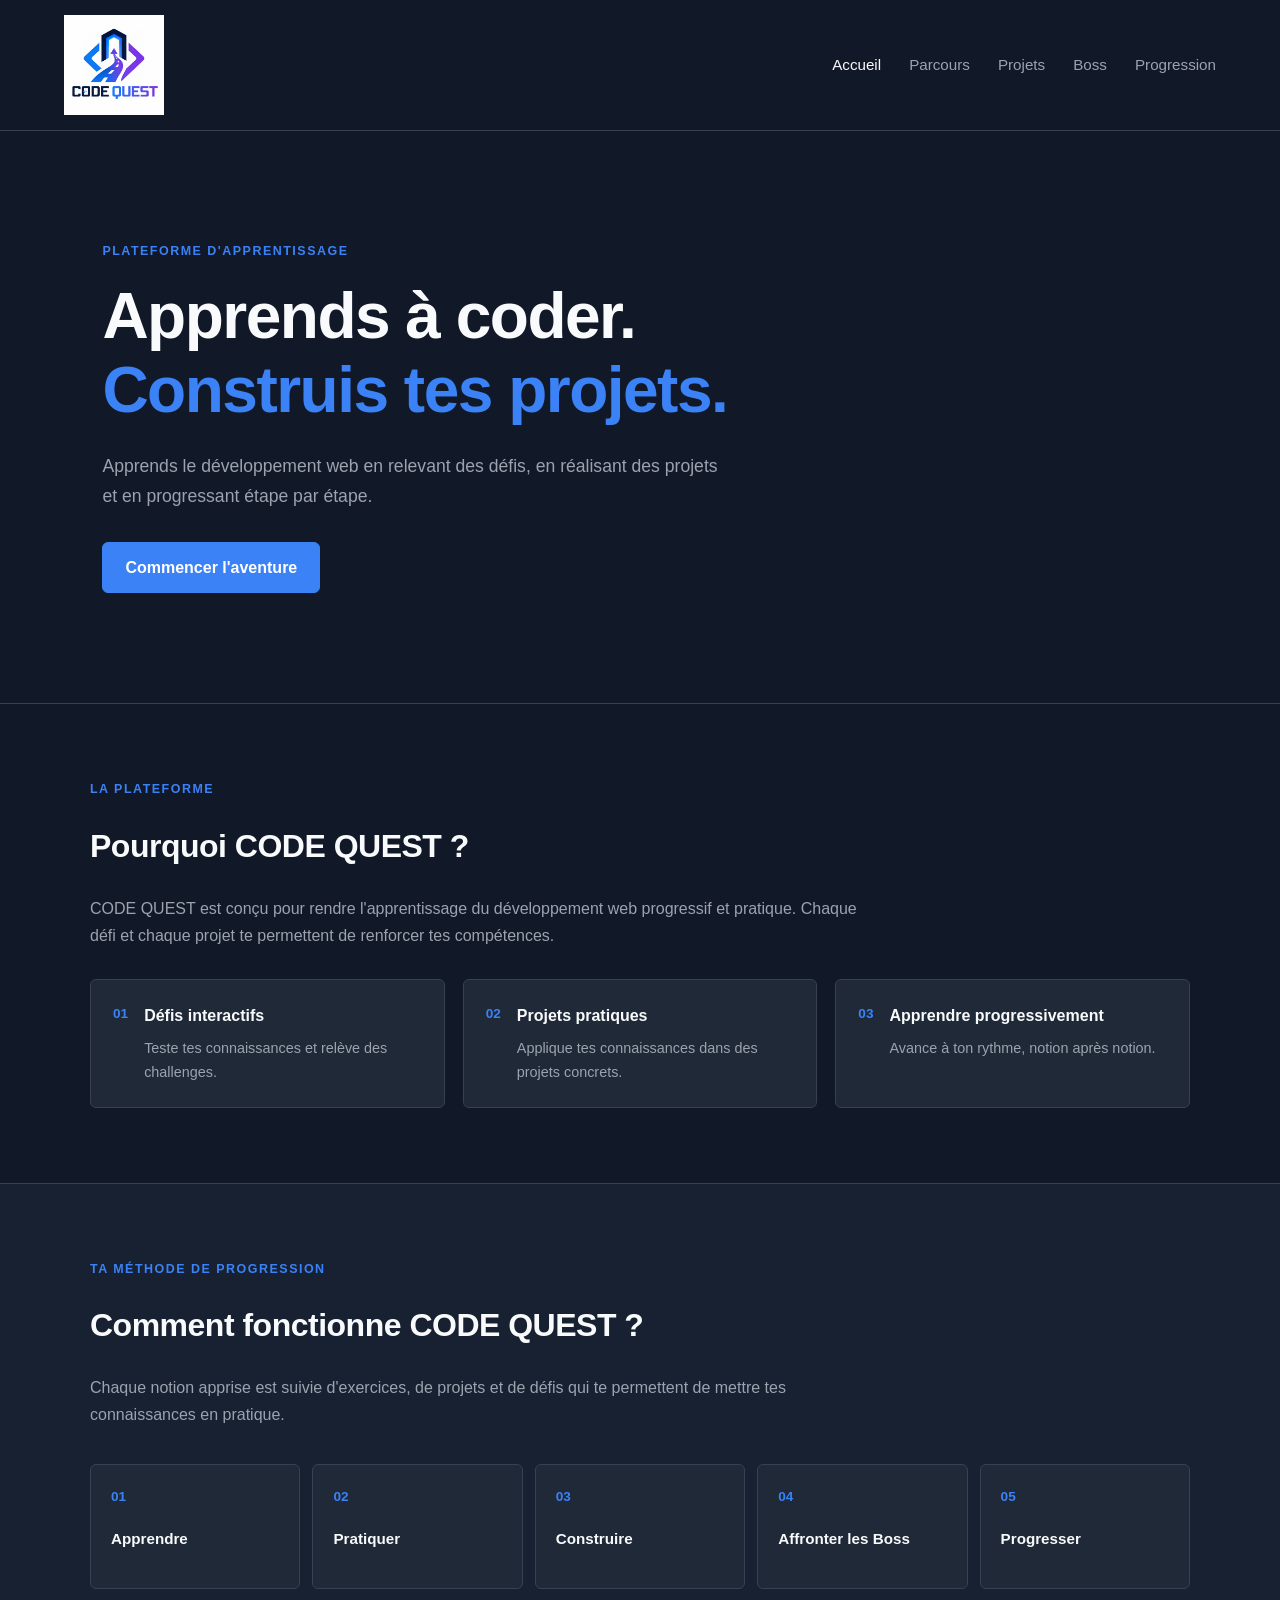
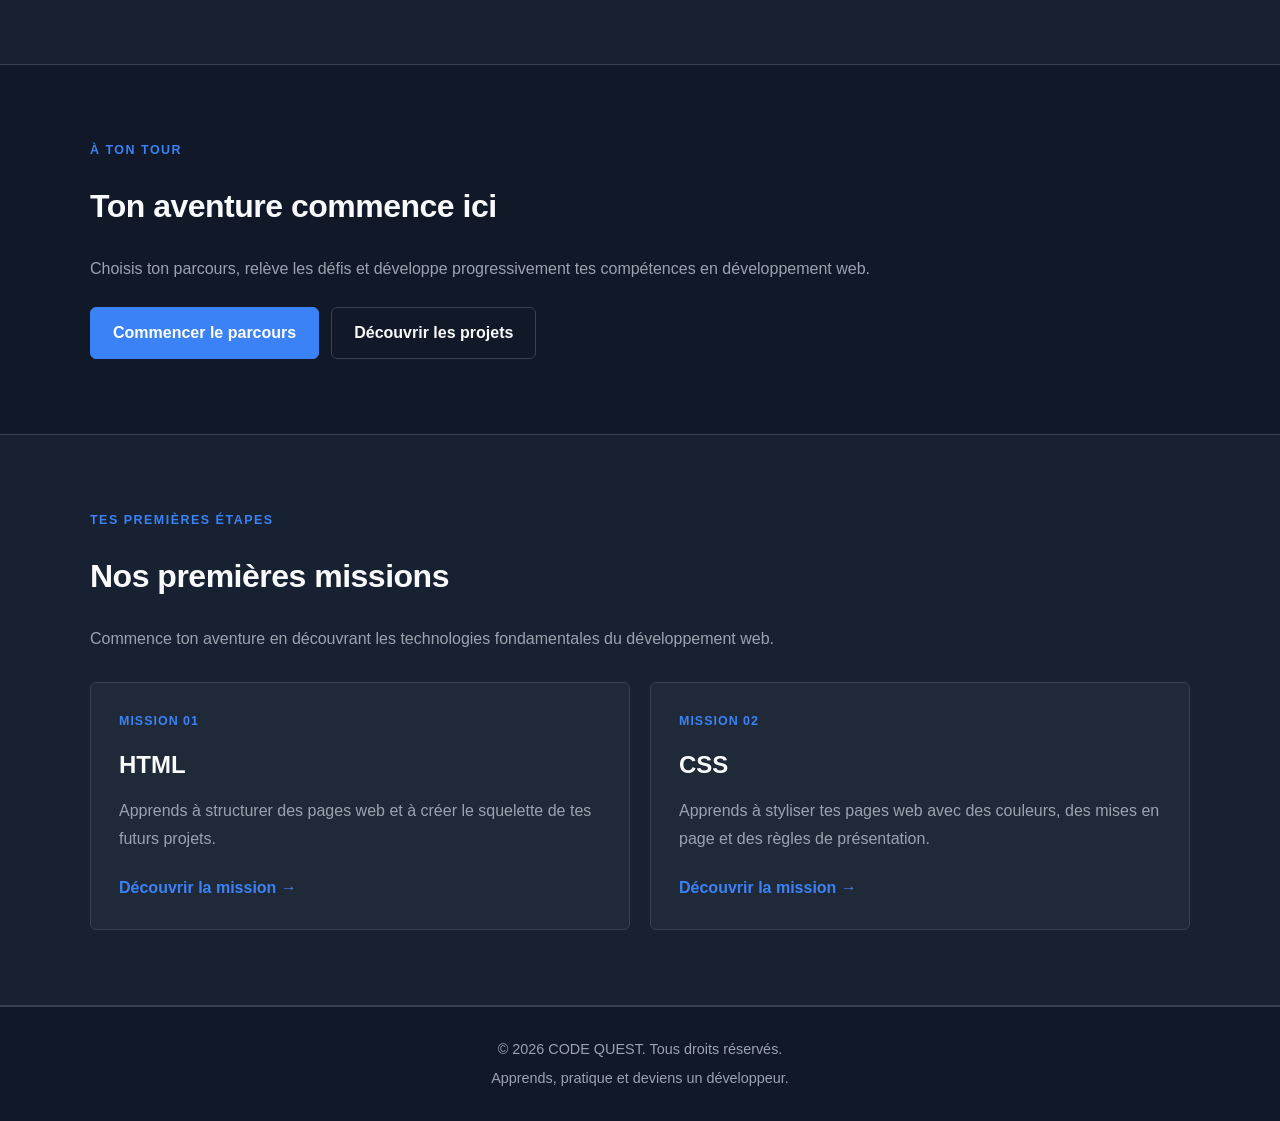
<file: index.html>
<!DOCTYPE html>
<html lang="fr">

<head>
    <meta charset="UTF-8">
    <meta name="viewport" content="width=device-width, initial-scale=1.0">

    <meta name="description" content="Apprends le développement web avec CODE QUEST grâce à des cours, des exercices et des projets pratiques.">

    <title>CODE QUEST | Apprends le développement web</title>

    <link rel="stylesheet" href="css/style.css">
</head>

<body>

    <!-- EN-TÊTE -->
    <header class="site-header">

        <div class="logo">
            <a href="index.html">
                <img
                    src="assets/images/logo-code-quest.png"
                    alt="Logo CODE QUEST"
                    width="100"
                >
            </a>
        </div>

        <nav class="navigation">
            <a href="index.html" aria-current="page">Accueil</a>
            <a href="pages/parcours.html">Parcours</a>
            <a href="pages/projets.html">Projets</a>
            <a href="pages/boss.html">Boss</a>
            <a href="pages/progression.html">Progression</a>
        </nav>

    </header>

    <main>

        <!-- PRÉSENTATION -->
        <section class="hero">

            <div class="hero-content">

                <p class="eyebrow">PLATEFORME D'APPRENTISSAGE</p>

                <h1>
                    Apprends à coder.<br>
                    <span>Construis tes projets.</span>
                </h1>

                <p class="hero-description">
                    Apprends le développement web en relevant des défis,
                    en réalisant des projets et en progressant étape par étape.
                </p>

                <a href="pages/parcours.html" class="btn">
                    Commencer l'aventure
                </a>

            </div>

        </section>

        <!-- POURQUOI CODE QUEST -->
        <section class="section">

            <div class="section-heading">
                <p class="eyebrow">LA PLATEFORME</p>
                <h2>Pourquoi CODE QUEST ?</h2>
            </div>

            <p class="section-description">
                CODE QUEST est conçu pour rendre l'apprentissage du
                développement web progressif et pratique. Chaque défi
                et chaque projet te permettent de renforcer tes compétences.
            </p>

            <ul class="benefits-list">

                <li class="benefit-item">
                    <span class="benefit-number">01</span>
                    <div>
                        <h3>Défis interactifs</h3>
                        <p>Teste tes connaissances et relève des challenges.</p>
                    </div>
                </li>

                <li class="benefit-item">
                    <span class="benefit-number">02</span>
                    <div>
                        <h3>Projets pratiques</h3>
                        <p>Applique tes connaissances dans des projets concrets.</p>
                    </div>
                </li>

                <li class="benefit-item">
                    <span class="benefit-number">03</span>
                    <div>
                        <h3>Apprendre progressivement</h3>
                        <p>Avance à ton rythme, notion après notion.</p>
                    </div>
                </li>

            </ul>

        </section>

        <!-- FONCTIONNEMENT -->
        <section class="section section-alt">

            <div class="section-heading">
                <p class="eyebrow">TA MÉTHODE DE PROGRESSION</p>
                <h2>Comment fonctionne CODE QUEST ?</h2>
            </div>

            <p class="section-description">
                Chaque notion apprise est suivie d'exercices,
                de projets et de défis qui te permettent de
                mettre tes connaissances en pratique.
            </p>

            <ol class="steps-list">

                <li class="step-item">
                    <span class="step-number">01</span>
                    <span class="step-label">Apprendre</span>
                </li>

                <li class="step-item">
                    <span class="step-number">02</span>
                    <span class="step-label">Pratiquer</span>
                </li>

                <li class="step-item">
                    <span class="step-number">03</span>
                    <span class="step-label">Construire</span>
                </li>

                <li class="step-item">
                    <span class="step-number">04</span>
                    <span class="step-label">Affronter les Boss</span>
                </li>

                <li class="step-item">
                    <span class="step-number">05</span>
                    <span class="step-label">Progresser</span>
                </li>

            </ol>

        </section>

        <!-- APPEL À L'ACTION -->
        <section class="section">

            <div class="section-heading">
                <p class="eyebrow">À TON TOUR</p>
                <h2>Ton aventure commence ici</h2>
            </div>

            <p class="section-description">
                Choisis ton parcours, relève les défis et développe
                progressivement tes compétences en développement web.
            </p>

            <div class="action-links">

                <a href="pages/parcours.html" class="btn">
                    Commencer le parcours
                </a>

                <a href="pages/projets.html" class="btn btn-secondary">
                    Découvrir les projets
                </a>

            </div>

        </section>

        <!-- MISSIONS -->
        <section class="section section-alt">

            <div class="section-heading">
                <p class="eyebrow">TES PREMIÈRES ÉTAPES</p>
                <h2>Nos premières missions</h2>
            </div>

            <p class="section-description">
                Commence ton aventure en découvrant les technologies
                fondamentales du développement web.
            </p>

            <div class="missions-container">

                <article class="mission-card">

                    <p class="mission-number">MISSION 01</p>

                    <h3>HTML</h3>

                    <p>
                        Apprends à structurer des pages web et à créer
                        le squelette de tes futurs projets.
                    </p>

                    <a href="pages/cours.html" class="text-link">
                        Découvrir la mission →
                    </a>

                </article>

                <article class="mission-card">

                    <p class="mission-number">MISSION 02</p>

                    <h3>CSS</h3>

                    <p>
                        Apprends à styliser tes pages web avec des couleurs,
                        des mises en page et des règles de présentation.
                    </p>

                    <a href="pages/cours.html" class="text-link">
                        Découvrir la mission →
                    </a>

                </article>

            </div>

        </section>

    </main>

    <!-- PIED DE PAGE -->
    <footer class="site-footer">

        <p>&copy; 2026 CODE QUEST. Tous droits réservés.</p>

        <p>Apprends, pratique et deviens un développeur.</p>

    </footer>

</body>
</html>
</file>
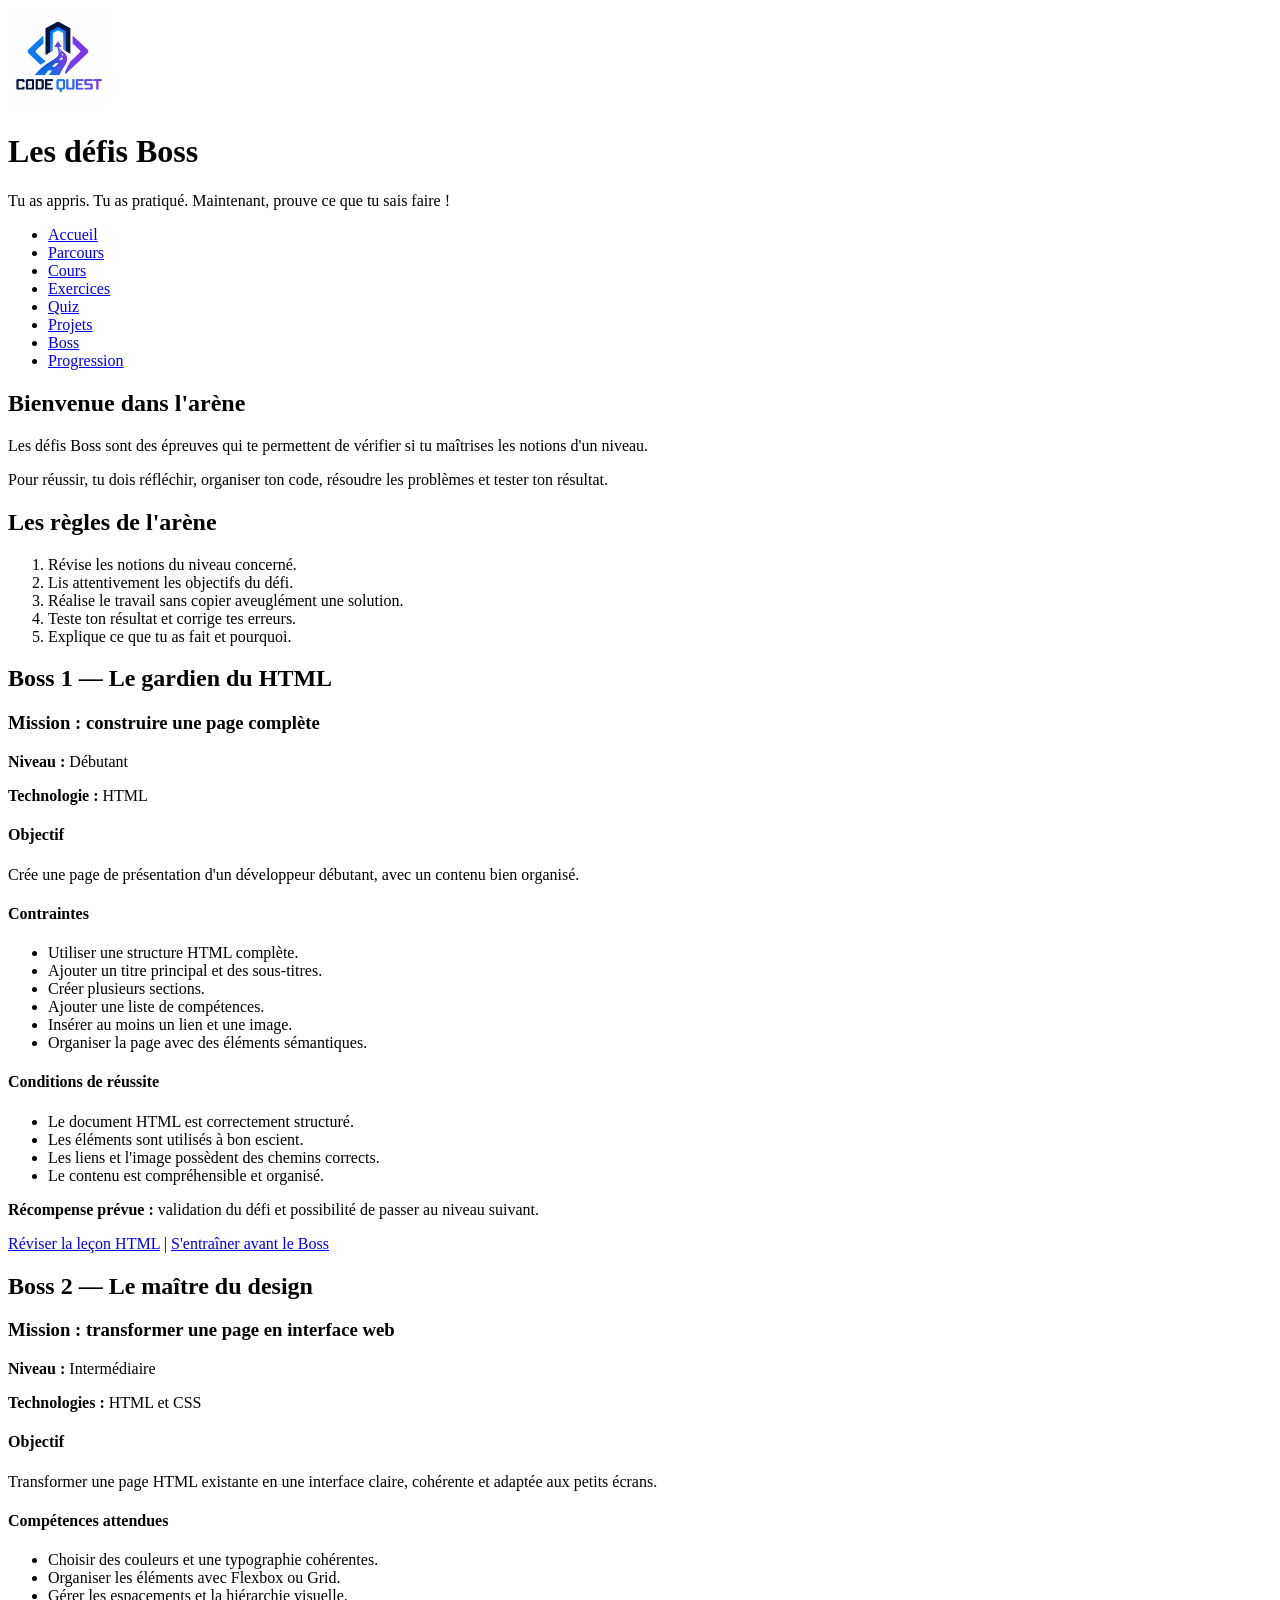
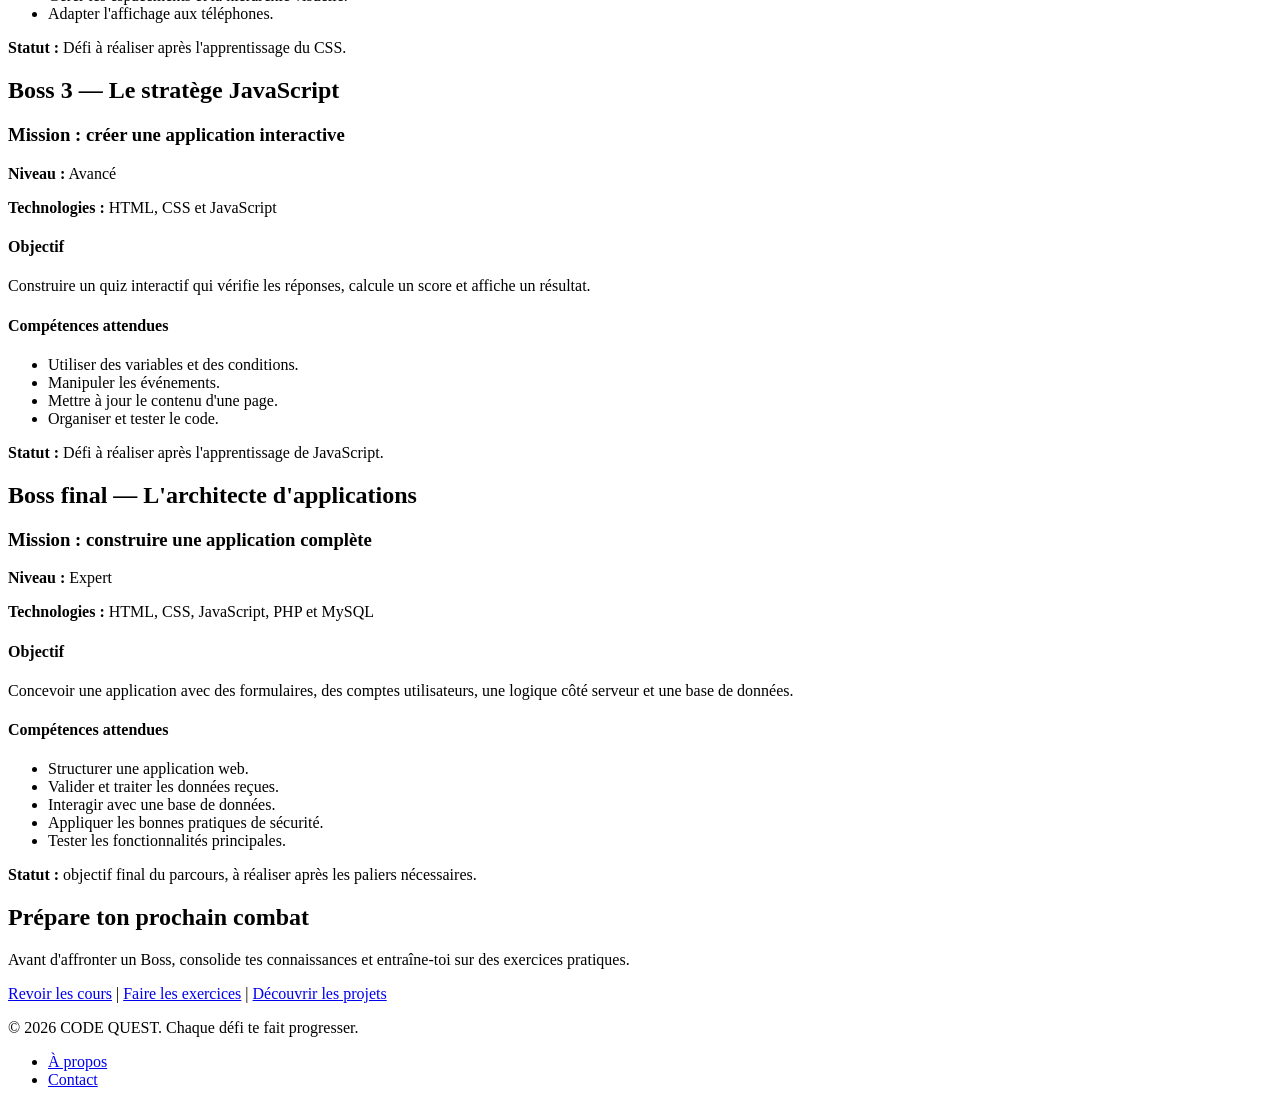
<file: pages/boss.html>
<!DOCTYPE html>
<html lang="fr">
<head>
    <meta charset="UTF-8">
    <meta name="viewport" content="width=device-width, initial-scale=1.0">
    <meta name="description" content="Relève les défis Boss de CODE QUEST et mets tes compétences en programmation à l'épreuve.">
    <title>Défis Boss | CODE QUEST</title>
</head>
<body>

    <!-- En-tête -->
    <header>
        <a href="../index.html">
            <img
                src="../assets/images/logo-code-quest.png"
                alt="Logo de CODE QUEST"
                width="100"
            >
        </a>

        <h1>Les défis Boss</h1>
        <p>Tu as appris. Tu as pratiqué. Maintenant, prouve ce que tu sais faire !</p>

        <nav aria-label="Navigation principale">
            <ul>
                <li><a href="../index.html">Accueil</a></li>
                <li><a href="parcours.html">Parcours</a></li>
                <li><a href="cours.html">Cours</a></li>
                <li><a href="exercices.html">Exercices</a></li>
                <li><a href="quiz.html">Quiz</a></li>
                <li><a href="projets.html">Projets</a></li>
                <li><a href="boss.html">Boss</a></li>
                <li><a href="progression.html">Progression</a></li>
            </ul>
        </nav>
    </header>

    <!-- Contenu principal -->
    <main>

        <!-- Présentation -->
        <section>
            <h2>Bienvenue dans l'arène</h2>

            <p>
                Les défis Boss sont des épreuves qui te permettent
                de vérifier si tu maîtrises les notions d'un niveau.
            </p>

            <p>
                Pour réussir, tu dois réfléchir, organiser ton code,
                résoudre les problèmes et tester ton résultat.
            </p>
        </section>

        <!-- Règles -->
        <section>
            <h2>Les règles de l'arène</h2>

            <ol>
                <li>Révise les notions du niveau concerné.</li>
                <li>Lis attentivement les objectifs du défi.</li>
                <li>Réalise le travail sans copier aveuglément une solution.</li>
                <li>Teste ton résultat et corrige tes erreurs.</li>
                <li>Explique ce que tu as fait et pourquoi.</li>
            </ol>
        </section>

        <!-- Boss HTML -->
        <section>
            <h2>Boss 1 — Le gardien du HTML</h2>

            <article>
                <h3>Mission : construire une page complète</h3>

                <p><strong>Niveau :</strong> Débutant</p>
                <p><strong>Technologie :</strong> HTML</p>

                <h4>Objectif</h4>
                <p>
                    Crée une page de présentation d'un développeur
                    débutant, avec un contenu bien organisé.
                </p>

                <h4>Contraintes</h4>
                <ul>
                    <li>Utiliser une structure HTML complète.</li>
                    <li>Ajouter un titre principal et des sous-titres.</li>
                    <li>Créer plusieurs sections.</li>
                    <li>Ajouter une liste de compétences.</li>
                    <li>Insérer au moins un lien et une image.</li>
                    <li>Organiser la page avec des éléments sémantiques.</li>
                </ul>

                <h4>Conditions de réussite</h4>
                <ul>
                    <li>Le document HTML est correctement structuré.</li>
                    <li>Les éléments sont utilisés à bon escient.</li>
                    <li>Les liens et l'image possèdent des chemins corrects.</li>
                    <li>Le contenu est compréhensible et organisé.</li>
                </ul>

                <p>
                    <strong>Récompense prévue :</strong>
                    validation du défi et possibilité de passer au niveau suivant.
                </p>

                <a href="lecon.html">Réviser la leçon HTML</a>
                |
                <a href="exercices.html">S'entraîner avant le Boss</a>
            </article>
        </section>

        <!-- Boss CSS -->
        <section>
            <h2>Boss 2 — Le maître du design</h2>

            <article>
                <h3>Mission : transformer une page en interface web</h3>

                <p><strong>Niveau :</strong> Intermédiaire</p>
                <p><strong>Technologies :</strong> HTML et CSS</p>

                <h4>Objectif</h4>
                <p>
                    Transformer une page HTML existante en une interface
                    claire, cohérente et adaptée aux petits écrans.
                </p>

                <h4>Compétences attendues</h4>
                <ul>
                    <li>Choisir des couleurs et une typographie cohérentes.</li>
                    <li>Organiser les éléments avec Flexbox ou Grid.</li>
                    <li>Gérer les espacements et la hiérarchie visuelle.</li>
                    <li>Adapter l'affichage aux téléphones.</li>
                </ul>

                <p><strong>Statut :</strong> Défi à réaliser après l'apprentissage du CSS.</p>
            </article>
        </section>

        <!-- Boss JavaScript -->
        <section>
            <h2>Boss 3 — Le stratège JavaScript</h2>

            <article>
                <h3>Mission : créer une application interactive</h3>

                <p><strong>Niveau :</strong> Avancé</p>
                <p><strong>Technologies :</strong> HTML, CSS et JavaScript</p>

                <h4>Objectif</h4>
                <p>
                    Construire un quiz interactif qui vérifie les réponses,
                    calcule un score et affiche un résultat.
                </p>

                <h4>Compétences attendues</h4>
                <ul>
                    <li>Utiliser des variables et des conditions.</li>
                    <li>Manipuler les événements.</li>
                    <li>Mettre à jour le contenu d'une page.</li>
                    <li>Organiser et tester le code.</li>
                </ul>

                <p><strong>Statut :</strong> Défi à réaliser après l'apprentissage de JavaScript.</p>
            </article>
        </section>

        <!-- Boss final -->
        <section>
            <h2>Boss final — L'architecte d'applications</h2>

            <article>
                <h3>Mission : construire une application complète</h3>

                <p><strong>Niveau :</strong> Expert</p>
                <p><strong>Technologies :</strong> HTML, CSS, JavaScript, PHP et MySQL</p>

                <h4>Objectif</h4>
                <p>
                    Concevoir une application avec des formulaires,
                    des comptes utilisateurs, une logique côté serveur
                    et une base de données.
                </p>

                <h4>Compétences attendues</h4>
                <ul>
                    <li>Structurer une application web.</li>
                    <li>Valider et traiter les données reçues.</li>
                    <li>Interagir avec une base de données.</li>
                    <li>Appliquer les bonnes pratiques de sécurité.</li>
                    <li>Tester les fonctionnalités principales.</li>
                </ul>

                <p>
                    <strong>Statut :</strong>
                    objectif final du parcours, à réaliser après les paliers nécessaires.
                </p>
            </article>
        </section>

        <!-- Navigation vers la suite -->
        <section>
            <h2>Prépare ton prochain combat</h2>

            <p>
                Avant d'affronter un Boss, consolide tes connaissances
                et entraîne-toi sur des exercices pratiques.
            </p>

            <a href="cours.html">Revoir les cours</a>
            |
            <a href="exercices.html">Faire les exercices</a>
            |
            <a href="projets.html">Découvrir les projets</a>
        </section>

    </main>

    <!-- Pied de page -->
    <footer>
        <p>&copy; 2026 CODE QUEST. Chaque défi te fait progresser.</p>

        <nav aria-label="Navigation secondaire">
            <ul>
                <li><a href="a-propos.html">À propos</a></li>
                <li><a href="contact.html">Contact</a></li>
            </ul>
        </nav>
    </footer>

</body>
</html>
</file>
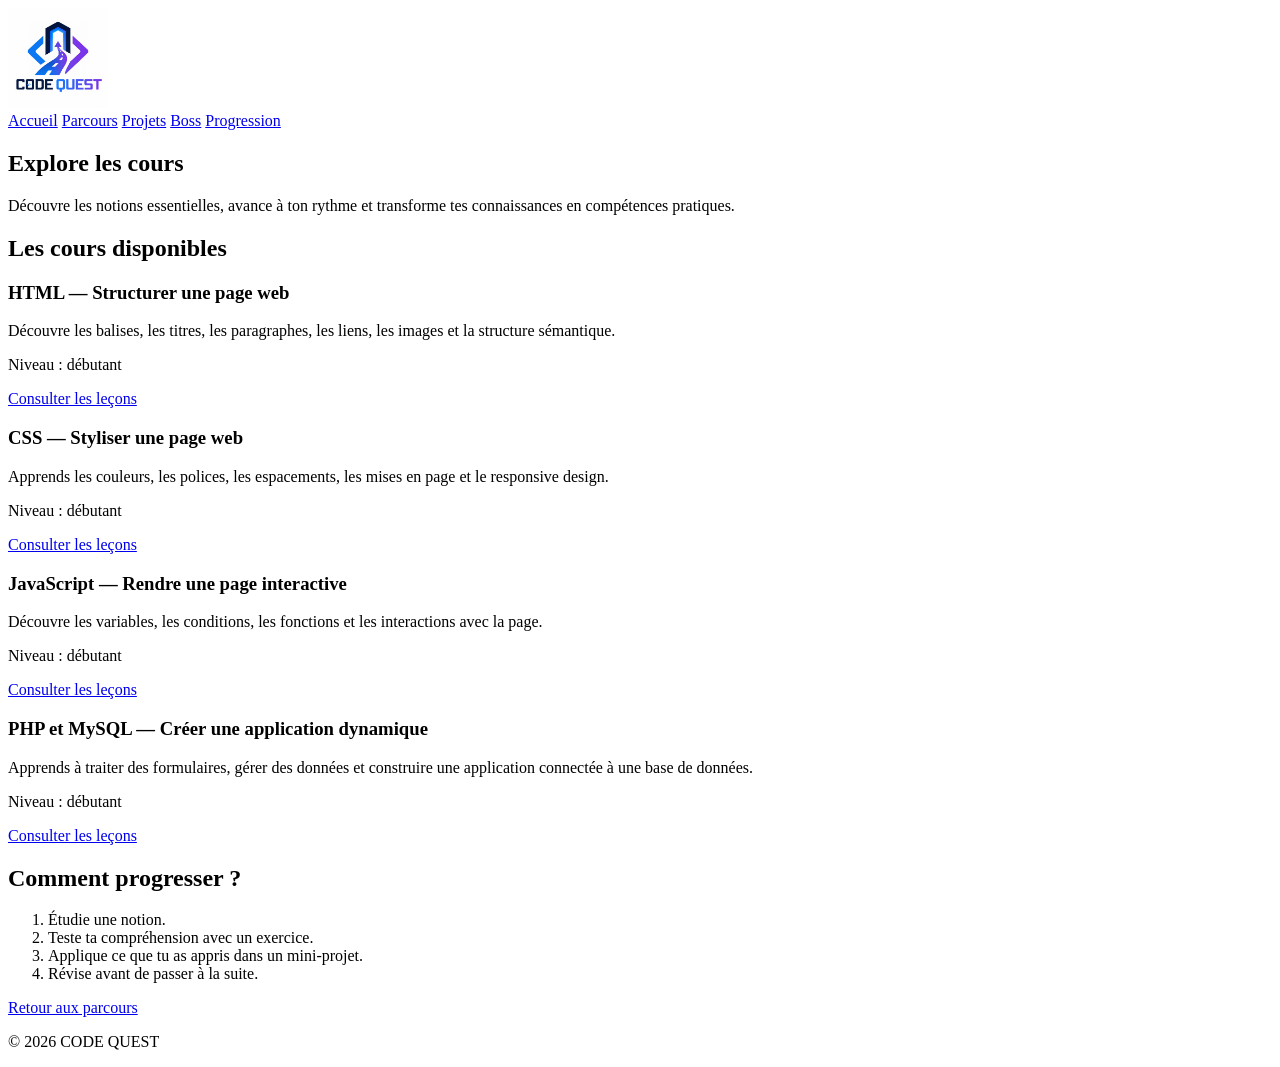
<file: pages/cours.html>
<!DOCTYPE html>
<html lang="fr">
<head>
    <meta charset="UTF-8">
    <meta name="viewport" content="width=device-width, initial-scale=1.0">
    <title>Nos cours | CODE QUEST</title>
</head>
<body>

    <header>
        <div>
            <a href="../index.html">
                <img
                    src="../assets/images/logo-code-quest.png"
                    alt="Logo de CODE QUEST"
                    width="100"
                >
            </a>
        </div>

        <nav>
            <a href="../index.html">Accueil</a>
            <a href="parcours.html">Parcours</a>
            <a href="projets.html">Projets</a>
            <a href="boss.html">Boss</a>
            <a href="progression.html">Progression</a>
        </nav>
    </header>

    <main>

        <section>
            <h1>Explore les cours</h1>

            <p>
                Découvre les notions essentielles, avance à ton rythme
                et transforme tes connaissances en compétences pratiques.
            </p>
        </section>

        <section>
            <h2>Les cours disponibles</h2>

            <article>
                <h3>HTML — Structurer une page web</h3>
                <p>
                    Découvre les balises, les titres, les paragraphes,
                    les liens, les images et la structure sémantique.
                </p>
                <p>Niveau : débutant</p>
                <a href="lecon.html">Consulter les leçons</a>
            </article>

            <article>
                <h3>CSS — Styliser une page web</h3>
                <p>
                    Apprends les couleurs, les polices, les espacements,
                    les mises en page et le responsive design.
                </p>
                <p>Niveau : débutant</p>
                <a href="lecon.html">Consulter les leçons</a>
            </article>

            <article>
                <h3>JavaScript — Rendre une page interactive</h3>
                <p>
                    Découvre les variables, les conditions, les fonctions
                    et les interactions avec la page.
                </p>
                <p>Niveau : débutant</p>
                <a href="lecon.html">Consulter les leçons</a>
            </article>

            <article>
                <h3>PHP et MySQL — Créer une application dynamique</h3>
                <p>
                    Apprends à traiter des formulaires, gérer des données
                    et construire une application connectée à une base de données.
                </p>
                <p>Niveau : débutant</p>
                <a href="lecon.html">Consulter les leçons</a>
            </article>
        </section>

        <section>
            <h2>Comment progresser ?</h2>

            <ol>
                <li>Étudie une notion.</li>
                <li>Teste ta compréhension avec un exercice.</li>
                <li>Applique ce que tu as appris dans un mini-projet.</li>
                <li>Révise avant de passer à la suite.</li>
            </ol>
        </section>

        <p>
            <a href="parcours.html">Retour aux parcours</a>
        </p>

    </main>

    <footer>
        <p>&copy; 2026 CODE QUEST</p>
    </footer>

</body>
</html>
</file>
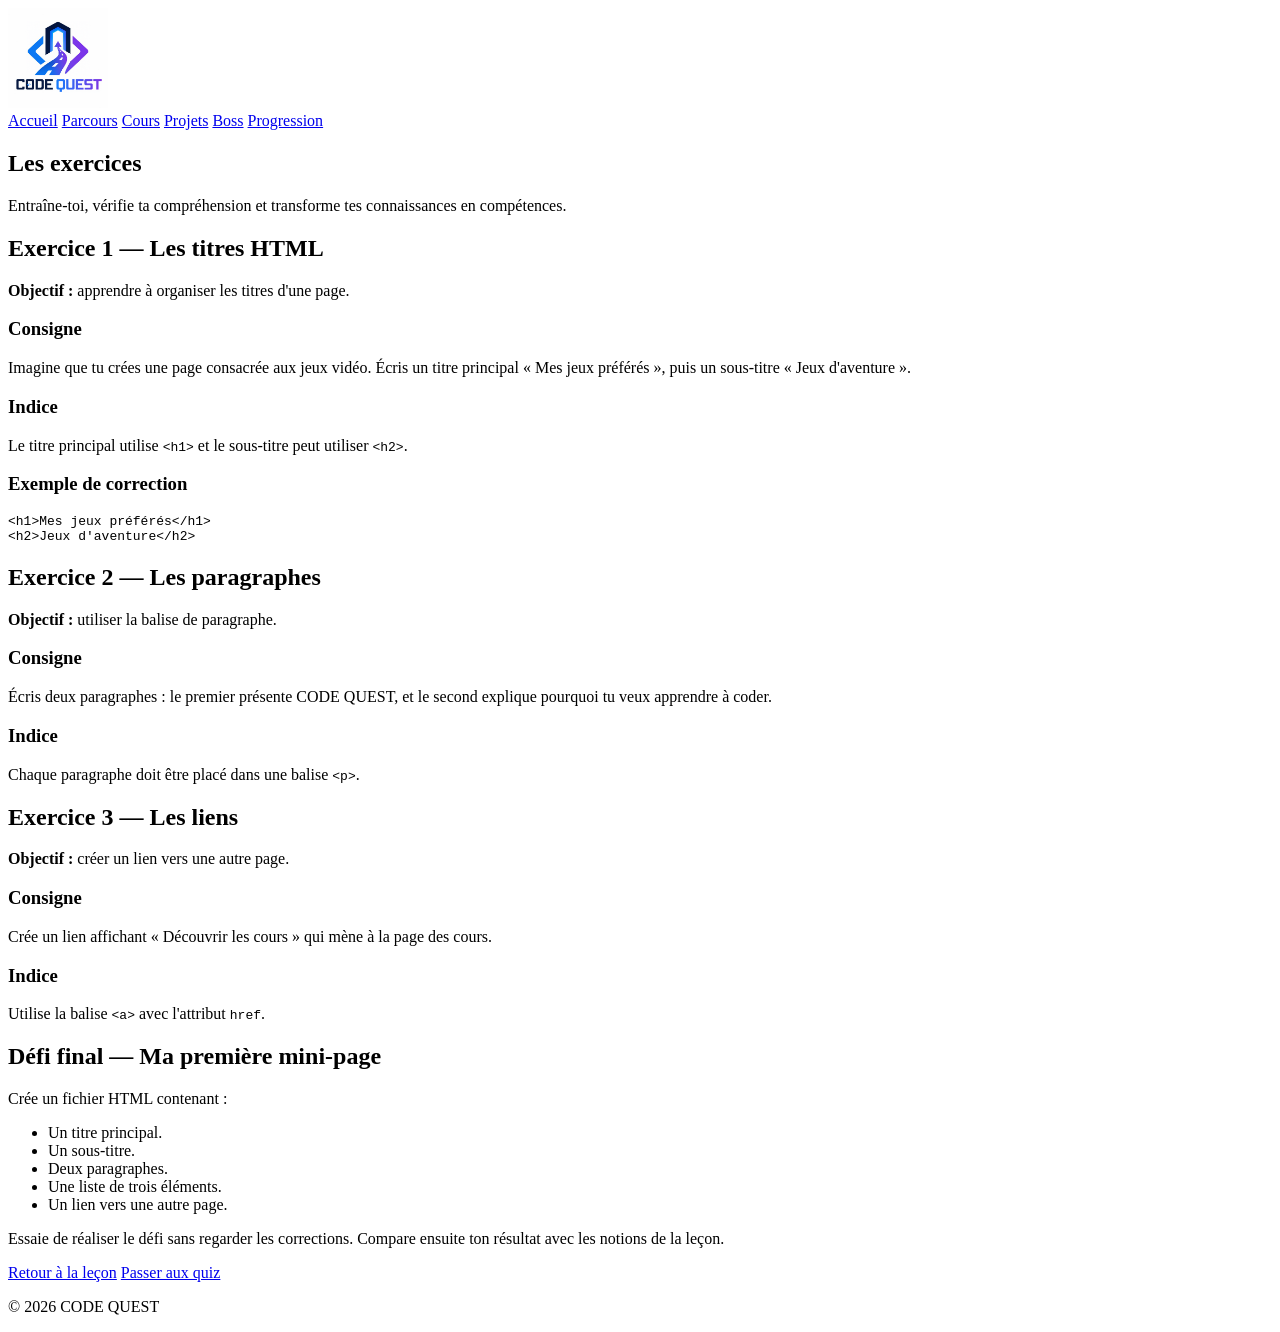
<file: pages/exercices.html>
<!DOCTYPE html>
<html lang="fr">
<head>
    <meta charset="UTF-8">
    <meta name="viewport" content="width=device-width, initial-scale=1.0">
    <title>Exercices | CODE QUEST</title>
</head>
<body>

    <header>
        <div>
            <a href="../index.html">
                <img
                    src="../assets/images/logo-code-quest.png"
                    alt="Logo de CODE QUEST"
                    width="100"
                >
            </a>
        </div>

        <nav aria-label="Navigation principale">
            <a href="../index.html">Accueil</a>
            <a href="parcours.html">Parcours</a>
            <a href="cours.html">Cours</a>
            <a href="projets.html">Projets</a>
            <a href="boss.html">Boss</a>
            <a href="progression.html">Progression</a>
        </nav>
    </header>

    <main>
        <section>
            <h1>Les exercices</h1>
            <p>
                Entraîne-toi, vérifie ta compréhension et transforme
                tes connaissances en compétences.
            </p>
        </section>

        <section>
            <h2>Exercice 1 — Les titres HTML</h2>

            <p><strong>Objectif :</strong> apprendre à organiser les titres d'une page.</p>

            <h3>Consigne</h3>
            <p>
                Imagine que tu crées une page consacrée aux jeux vidéo.
                Écris un titre principal « Mes jeux préférés »,
                puis un sous-titre « Jeux d'aventure ».
            </p>

            <h3>Indice</h3>
            <p>
                Le titre principal utilise <code>&lt;h1&gt;</code>
                et le sous-titre peut utiliser <code>&lt;h2&gt;</code>.
            </p>

            <h3>Exemple de correction</h3>
            <pre><code>&lt;h1&gt;Mes jeux préférés&lt;/h1&gt;
&lt;h2&gt;Jeux d'aventure&lt;/h2&gt;</code></pre>
        </section>

        <section>
            <h2>Exercice 2 — Les paragraphes</h2>

            <p><strong>Objectif :</strong> utiliser la balise de paragraphe.</p>

            <h3>Consigne</h3>
            <p>
                Écris deux paragraphes : le premier présente CODE QUEST,
                et le second explique pourquoi tu veux apprendre à coder.
            </p>

            <h3>Indice</h3>
            <p>
                Chaque paragraphe doit être placé dans une balise
                <code>&lt;p&gt;</code>.
            </p>
        </section>

        <section>
            <h2>Exercice 3 — Les liens</h2>

            <p><strong>Objectif :</strong> créer un lien vers une autre page.</p>

            <h3>Consigne</h3>
            <p>
                Crée un lien affichant « Découvrir les cours »
                qui mène à la page des cours.
            </p>

            <h3>Indice</h3>
            <p>
                Utilise la balise <code>&lt;a&gt;</code>
                avec l'attribut <code>href</code>.
            </p>
        </section>

        <section>
            <h2>Défi final — Ma première mini-page</h2>

            <p>
                Crée un fichier HTML contenant :
            </p>

            <ul>
                <li>Un titre principal.</li>
                <li>Un sous-titre.</li>
                <li>Deux paragraphes.</li>
                <li>Une liste de trois éléments.</li>
                <li>Un lien vers une autre page.</li>
            </ul>

            <p>
                Essaie de réaliser le défi sans regarder les corrections.
                Compare ensuite ton résultat avec les notions de la leçon.
            </p>
        </section>

        <nav aria-label="Navigation pédagogique">
            <a href="lecon.html">Retour à la leçon</a>
            <a href="quiz.html">Passer aux quiz</a>
        </nav>
    </main>

    <footer>
        <p>&copy; 2026 CODE QUEST</p>
    </footer>

</body>
</html>
</file>
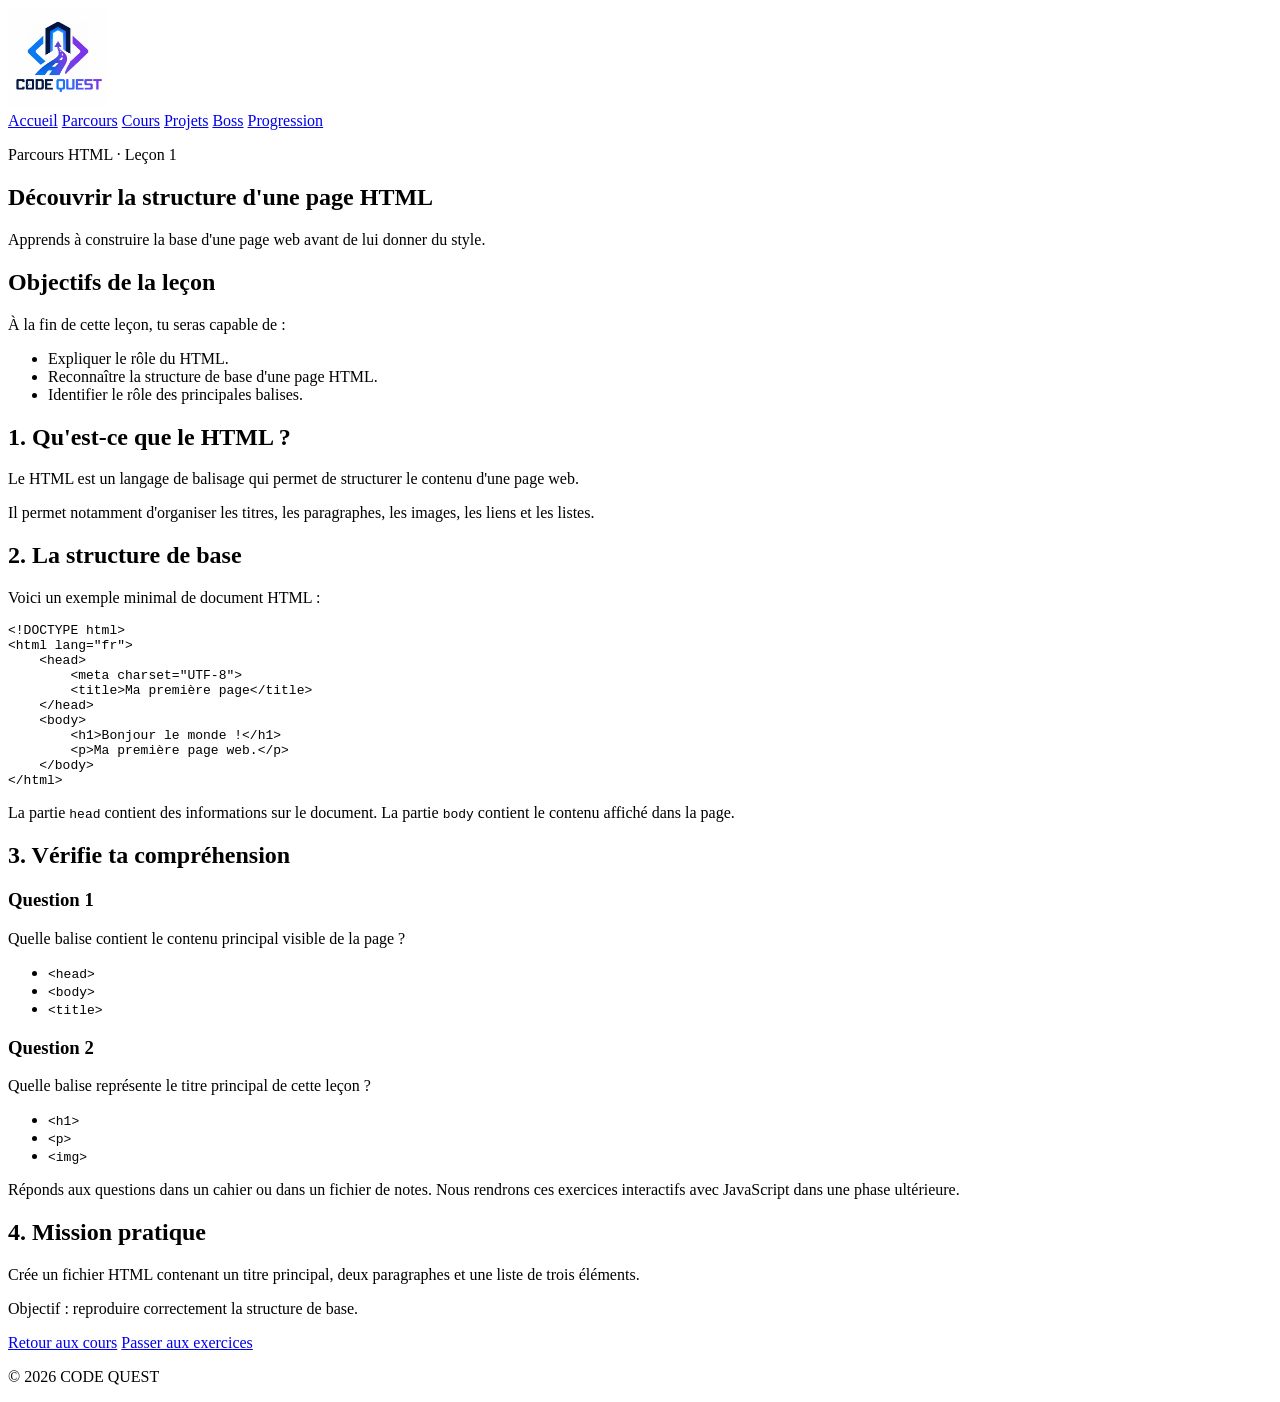
<file: pages/lecon.html>
<!DOCTYPE html>
<html lang="fr">
<head>
    <meta charset="UTF-8">
    <meta name="viewport" content="width=device-width, initial-scale=1.0">
    <title>Leçon HTML 1 | CODE QUEST</title>
</head>
<body>

    <header>
        <div>
            <a href="../index.html">
                <img
                    src="../assets/images/logo-code-quest.png"
                    alt="Logo de CODE QUEST"
                    width="100"
                >
            </a>
        </div>

        <nav>
            <a href="../index.html">Accueil</a>
            <a href="parcours.html">Parcours</a>
            <a href="cours.html">Cours</a>
            <a href="projets.html">Projets</a>
            <a href="boss.html">Boss</a>
            <a href="progression.html">Progression</a>
        </nav>
    </header>

    <main>
        <article>
            <header>
                <p>Parcours HTML · Leçon 1</p>
                <h1>Découvrir la structure d'une page HTML</h1>
                <p>
                    Apprends à construire la base d'une page web
                    avant de lui donner du style.
                </p>
            </header>

            <section>
                <h2>Objectifs de la leçon</h2>
                <p>À la fin de cette leçon, tu seras capable de :</p>
                <ul>
                    <li>Expliquer le rôle du HTML.</li>
                    <li>Reconnaître la structure de base d'une page HTML.</li>
                    <li>Identifier le rôle des principales balises.</li>
                </ul>
            </section>

            <section>
                <h2>1. Qu'est-ce que le HTML ?</h2>
                <p>
                    Le HTML est un langage de balisage qui permet
                    de structurer le contenu d'une page web.
                </p>
                <p>
                    Il permet notamment d'organiser les titres,
                    les paragraphes, les images, les liens et les listes.
                </p>
            </section>

            <section>
                <h2>2. La structure de base</h2>
                <p>Voici un exemple minimal de document HTML :</p>

                <pre><code>&lt;!DOCTYPE html&gt;
&lt;html lang="fr"&gt;
    &lt;head&gt;
        &lt;meta charset="UTF-8"&gt;
        &lt;title&gt;Ma première page&lt;/title&gt;
    &lt;/head&gt;
    &lt;body&gt;
        &lt;h1&gt;Bonjour le monde !&lt;/h1&gt;
        &lt;p&gt;Ma première page web.&lt;/p&gt;
    &lt;/body&gt;
&lt;/html&gt;</code></pre>

                <p>
                    La partie <code>head</code> contient des
                    informations sur le document. La partie
                    <code>body</code> contient le contenu affiché
                    dans la page.
                </p>
            </section>

            <section>
                <h2>3. Vérifie ta compréhension</h2>

                <h3>Question 1</h3>
                <p>Quelle balise contient le contenu principal visible de la page ?</p>
                <ul>
                    <li><code>&lt;head&gt;</code></li>
                    <li><code>&lt;body&gt;</code></li>
                    <li><code>&lt;title&gt;</code></li>
                </ul>

                <h3>Question 2</h3>
                <p>Quelle balise représente le titre principal de cette leçon ?</p>
                <ul>
                    <li><code>&lt;h1&gt;</code></li>
                    <li><code>&lt;p&gt;</code></li>
                    <li><code>&lt;img&gt;</code></li>
                </ul>

                <p>
                    Réponds aux questions dans un cahier ou dans
                    un fichier de notes. Nous rendrons ces exercices
                    interactifs avec JavaScript dans une phase ultérieure.
                </p>
            </section>

            <section>
                <h2>4. Mission pratique</h2>
                <p>
                    Crée un fichier HTML contenant un titre principal,
                    deux paragraphes et une liste de trois éléments.
                </p>
                <p>Objectif : reproduire correctement la structure de base.</p>
            </section>

            <nav aria-label="Navigation entre les leçons">
                <a href="cours.html">Retour aux cours</a>
                <a href="exercices.html">Passer aux exercices</a>
            </nav>
        </article>
    </main>

    <footer>
        <p>&copy; 2026 CODE QUEST</p>
    </footer>

</body>
</html>
</file>
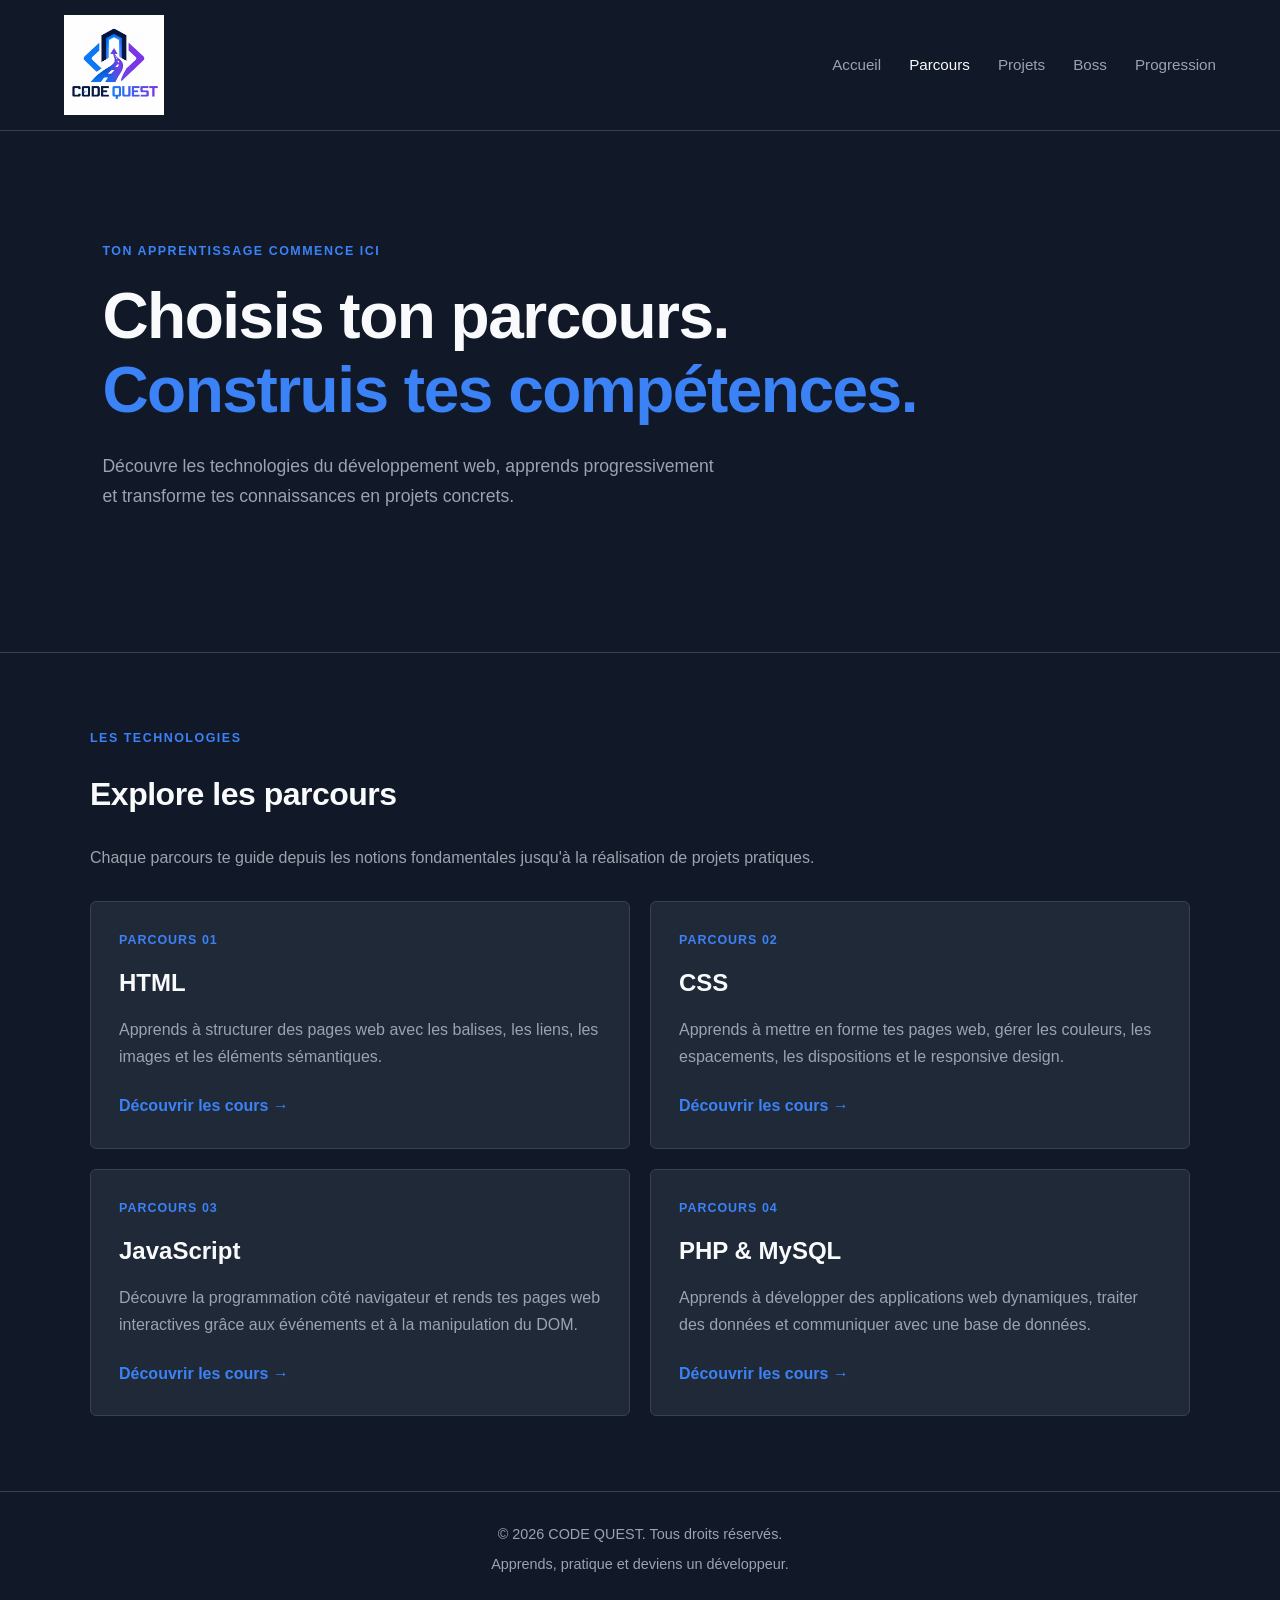
<file: pages/parcours.html>
<!DOCTYPE html>
<html lang="fr">

<head>
    <meta charset="UTF-8">
    <meta name="viewport" content="width=device-width, initial-scale=1.0">

    <meta name="description" content="Découvre les parcours CODE QUEST et apprends le développement web étape par étape.">

    <title>Nos parcours | CODE QUEST</title>

    <link rel="stylesheet" href="../css/style.css">
</head>

<body>

    <!-- En-tête -->
    <header class="site-header">

        <div class="logo">
            <a href="../index.html">
                <img src="../assets/images/logo-code-quest.png"
                     alt="Logo CODE QUEST"
                     width="100">
            </a>
        </div>

        <nav class="navigation">
            <a href="../index.html">Accueil</a>
            <a href="parcours.html" aria-current="page">Parcours</a>
            <a href="projets.html">Projets</a>
            <a href="boss.html">Boss</a>
            <a href="progression.html">Progression</a>
        </nav>

    </header>

    <main>

        <!-- Présentation -->
        <section class="hero">

            <div class="hero-content">

                <p class="eyebrow">TON APPRENTISSAGE COMMENCE ICI</p>

                <h1>
                    Choisis ton parcours.<br>
                    <span>Construis tes compétences.</span>
                </h1>

                <p class="hero-description">
                    Découvre les technologies du développement web,
                    apprends progressivement et transforme tes connaissances
                    en projets concrets.
                </p>

            </div>

        </section>

        <!-- Les parcours -->
        <section class="section">

            <div class="section-heading">

                <p class="eyebrow">LES TECHNOLOGIES</p>

                <h2>Explore les parcours</h2>

            </div>

            <p class="section-description">
                Chaque parcours te guide depuis les notions fondamentales
                jusqu'à la réalisation de projets pratiques.
            </p>

            <div class="missions-container">

                <!-- HTML -->
                <article class="mission-card">

                    <p class="mission-number">PARCOURS 01</p>

                    <h3>HTML</h3>

                    <p>
                        Apprends à structurer des pages web avec les balises,
                        les liens, les images et les éléments sémantiques.
                    </p>

                    <a href="cours.html" class="text-link">
                        Découvrir les cours →
                    </a>

                </article>

                <!-- CSS -->
                <article class="mission-card">

                    <p class="mission-number">PARCOURS 02</p>

                    <h3>CSS</h3>

                    <p>
                        Apprends à mettre en forme tes pages web, gérer les
                        couleurs, les espacements, les dispositions et le responsive design.
                    </p>

                    <a href="cours.html" class="text-link">
                        Découvrir les cours →
                    </a>

                </article>

                <!-- JavaScript -->
                <article class="mission-card">

                    <p class="mission-number">PARCOURS 03</p>

                    <h3>JavaScript</h3>

                    <p>
                        Découvre la programmation côté navigateur et rends
                        tes pages web interactives grâce aux événements
                        et à la manipulation du DOM.
                    </p>

                    <a href="cours.html" class="text-link">
                        Découvrir les cours →
                    </a>

                </article>

                <!-- PHP et MySQL -->
                <article class="mission-card">

                    <p class="mission-number">PARCOURS 04</p>

                    <h3>PHP & MySQL</h3>

                    <p>
                        Apprends à développer des applications web dynamiques,
                        traiter des données et communiquer avec une base de données.
                    </p>

                    <a href="cours.html" class="text-link">
                        Découvrir les cours →
                    </a>

                </article>

            </div>

        </section>

    </main>

    <!-- Pied de page -->
    <footer class="site-footer">

        <p>&copy; 2026 CODE QUEST. Tous droits réservés.</p>

        <p>Apprends, pratique et deviens un développeur.</p>

    </footer>

</body>

</html>
</file>
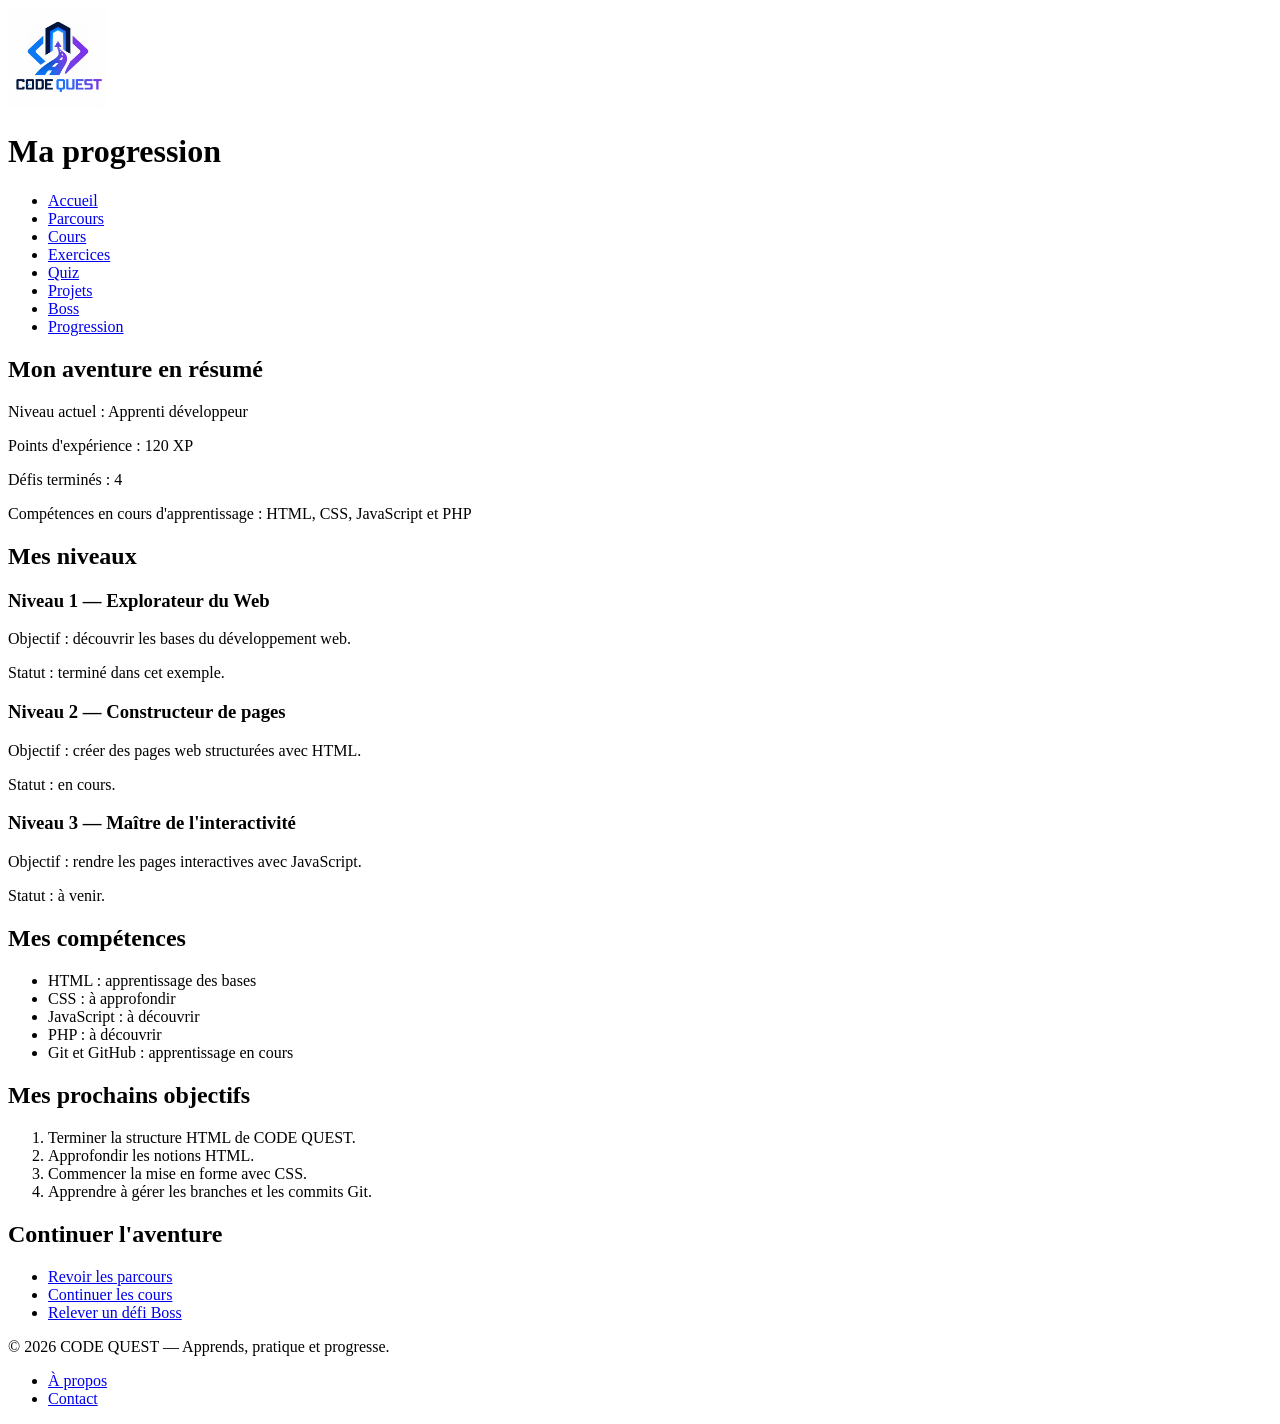
<file: pages/progression.html>
<!DOCTYPE html>
<html lang="fr">
<head>
    <meta charset="UTF-8">
    <meta name="viewport" content="width=device-width, initial-scale=1.0">
    <meta name="description" content="Suis ta progression et tes compétences sur CODE QUEST.">
    <title>Ma progression | CODE QUEST</title>
</head>

<body>

    <header>
        <a href="../index.html">
            <img
                src="../assets/images/logo-code-quest.png"
                alt="Logo CODE QUEST"
                width="100"
            >
        </a>

        <h1>Ma progression</h1>

        <nav aria-label="Navigation principale">
            <ul>
                <li><a href="../index.html">Accueil</a></li>
                <li><a href="parcours.html">Parcours</a></li>
                <li><a href="cours.html">Cours</a></li>
                <li><a href="exercices.html">Exercices</a></li>
                <li><a href="quiz.html">Quiz</a></li>
                <li><a href="projets.html">Projets</a></li>
                <li><a href="boss.html">Boss</a></li>
                <li><a href="progression.html" aria-current="page">Progression</a></li>
            </ul>
        </nav>
    </header>

    <main>

        <section aria-labelledby="resume-titre">
            <h2 id="resume-titre">Mon aventure en résumé</h2>

            <p>Niveau actuel : Apprenti développeur</p>
            <p>Points d'expérience : 120 XP</p>
            <p>Défis terminés : 4</p>
            <p>Compétences en cours d'apprentissage : HTML, CSS, JavaScript et PHP</p>
        </section>

        <section aria-labelledby="niveau-titre">
            <h2 id="niveau-titre">Mes niveaux</h2>

            <article>
                <h3>Niveau 1 — Explorateur du Web</h3>
                <p>Objectif : découvrir les bases du développement web.</p>
                <p>Statut : terminé dans cet exemple.</p>
            </article>

            <article>
                <h3>Niveau 2 — Constructeur de pages</h3>
                <p>Objectif : créer des pages web structurées avec HTML.</p>
                <p>Statut : en cours.</p>
            </article>

            <article>
                <h3>Niveau 3 — Maître de l'interactivité</h3>
                <p>Objectif : rendre les pages interactives avec JavaScript.</p>
                <p>Statut : à venir.</p>
            </article>
        </section>

        <section aria-labelledby="competences-titre">
            <h2 id="competences-titre">Mes compétences</h2>

            <ul>
                <li>HTML : apprentissage des bases</li>
                <li>CSS : à approfondir</li>
                <li>JavaScript : à découvrir</li>
                <li>PHP : à découvrir</li>
                <li>Git et GitHub : apprentissage en cours</li>
            </ul>
        </section>

        <section aria-labelledby="objectifs-titre">
            <h2 id="objectifs-titre">Mes prochains objectifs</h2>

            <ol>
                <li>Terminer la structure HTML de CODE QUEST.</li>
                <li>Approfondir les notions HTML.</li>
                <li>Commencer la mise en forme avec CSS.</li>
                <li>Apprendre à gérer les branches et les commits Git.</li>
            </ol>
        </section>

        <nav aria-label="Navigation entre les missions">
            <h2>Continuer l'aventure</h2>
            <ul>
                <li><a href="parcours.html">Revoir les parcours</a></li>
                <li><a href="cours.html">Continuer les cours</a></li>
                <li><a href="boss.html">Relever un défi Boss</a></li>
            </ul>
        </nav>

    </main>

    <footer>
        <p>&copy; 2026 CODE QUEST — Apprends, pratique et progresse.</p>

        <nav aria-label="Liens complémentaires">
            <ul>
                <li><a href="a-propos.html">À propos</a></li>
                <li><a href="contact.html">Contact</a></li>
            </ul>
        </nav>
    </footer>

</body>
</html>
</file>
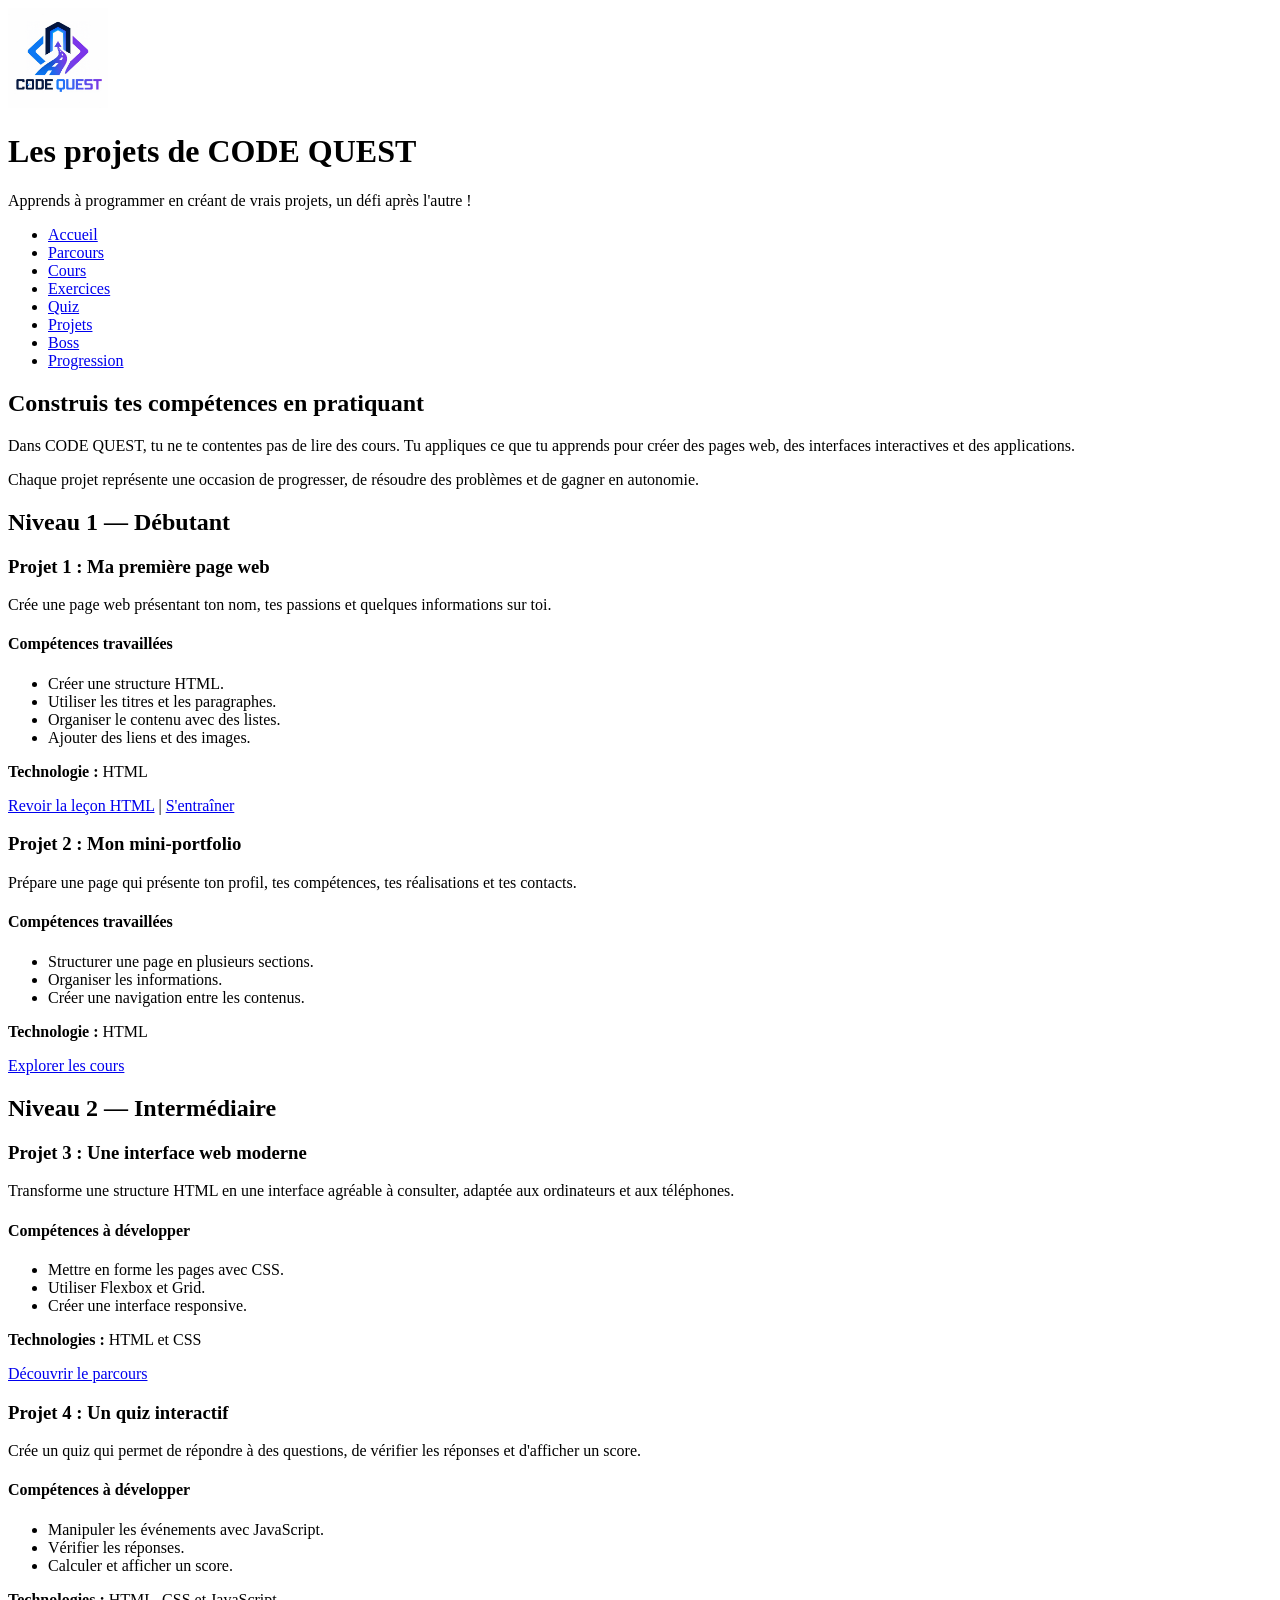
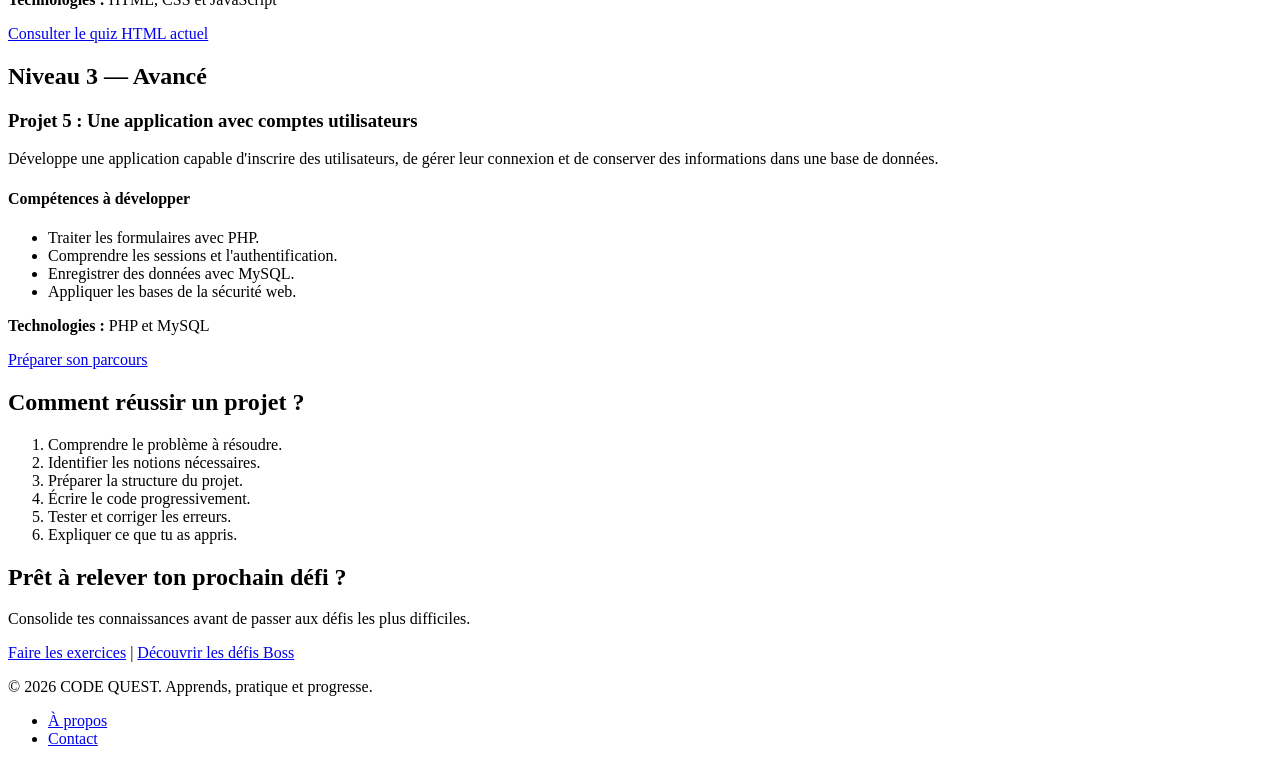
<file: pages/projets.html>
<!DOCTYPE html>
<html lang="fr">
<head>
    <meta charset="UTF-8">
    <meta name="viewport" content="width=device-width, initial-scale=1.0">
    <meta name="description" content="Découvre les projets pratiques de CODE QUEST et développe tes compétences en programmation.">
    <title>Projets | CODE QUEST</title>
</head>
<body>

    <!-- En-tête du site -->
    <header>
        <a href="../index.html">
            <img
                src="../assets/images/logo-code-quest.png"
                alt="Logo de CODE QUEST"
                width="100"
            >
        </a>

        <h1>Les projets de CODE QUEST</h1>

        <p>
            Apprends à programmer en créant de vrais projets,
            un défi après l'autre !
        </p>

        <!-- Navigation principale -->
        <nav aria-label="Navigation principale">
            <ul>
                <li><a href="../index.html">Accueil</a></li>
                <li><a href="parcours.html">Parcours</a></li>
                <li><a href="cours.html">Cours</a></li>
                <li><a href="exercices.html">Exercices</a></li>
                <li><a href="quiz.html">Quiz</a></li>
                <li><a href="projets.html">Projets</a></li>
                <li><a href="boss.html">Boss</a></li>
                <li><a href="progression.html">Progression</a></li>
            </ul>
        </nav>
    </header>

    <!-- Contenu principal -->
    <main>

        <!-- Présentation -->
        <section>
            <h2>Construis tes compétences en pratiquant</h2>

            <p>
                Dans CODE QUEST, tu ne te contentes pas de lire des cours.
                Tu appliques ce que tu apprends pour créer des pages web,
                des interfaces interactives et des applications.
            </p>

            <p>
                Chaque projet représente une occasion de progresser,
                de résoudre des problèmes et de gagner en autonomie.
            </p>
        </section>

        <!-- Projets débutants -->
        <section>
            <h2>Niveau 1 — Débutant</h2>

            <article>
                <h3>Projet 1 : Ma première page web</h3>

                <p>
                    Crée une page web présentant ton nom, tes passions
                    et quelques informations sur toi.
                </p>

                <h4>Compétences travaillées</h4>
                <ul>
                    <li>Créer une structure HTML.</li>
                    <li>Utiliser les titres et les paragraphes.</li>
                    <li>Organiser le contenu avec des listes.</li>
                    <li>Ajouter des liens et des images.</li>
                </ul>

                <p><strong>Technologie :</strong> HTML</p>

                <a href="lecon.html">Revoir la leçon HTML</a>
                |
                <a href="exercices.html">S'entraîner</a>
            </article>

            <article>
                <h3>Projet 2 : Mon mini-portfolio</h3>

                <p>
                    Prépare une page qui présente ton profil,
                    tes compétences, tes réalisations et tes contacts.
                </p>

                <h4>Compétences travaillées</h4>
                <ul>
                    <li>Structurer une page en plusieurs sections.</li>
                    <li>Organiser les informations.</li>
                    <li>Créer une navigation entre les contenus.</li>
                </ul>

                <p><strong>Technologie :</strong> HTML</p>

                <a href="cours.html">Explorer les cours</a>
            </article>
        </section>

        <!-- Projets intermédiaires -->
        <section>
            <h2>Niveau 2 — Intermédiaire</h2>

            <article>
                <h3>Projet 3 : Une interface web moderne</h3>

                <p>
                    Transforme une structure HTML en une interface
                    agréable à consulter, adaptée aux ordinateurs
                    et aux téléphones.
                </p>

                <h4>Compétences à développer</h4>
                <ul>
                    <li>Mettre en forme les pages avec CSS.</li>
                    <li>Utiliser Flexbox et Grid.</li>
                    <li>Créer une interface responsive.</li>
                </ul>

                <p><strong>Technologies :</strong> HTML et CSS</p>

                <a href="parcours.html">Découvrir le parcours</a>
            </article>

            <article>
                <h3>Projet 4 : Un quiz interactif</h3>

                <p>
                    Crée un quiz qui permet de répondre à des questions,
                    de vérifier les réponses et d'afficher un score.
                </p>

                <h4>Compétences à développer</h4>
                <ul>
                    <li>Manipuler les événements avec JavaScript.</li>
                    <li>Vérifier les réponses.</li>
                    <li>Calculer et afficher un score.</li>
                </ul>

                <p><strong>Technologies :</strong> HTML, CSS et JavaScript</p>

                <a href="quiz.html">Consulter le quiz HTML actuel</a>
            </article>
        </section>

        <!-- Projets avancés -->
        <section>
            <h2>Niveau 3 — Avancé</h2>

            <article>
                <h3>Projet 5 : Une application avec comptes utilisateurs</h3>

                <p>
                    Développe une application capable d'inscrire des
                    utilisateurs, de gérer leur connexion et de conserver
                    des informations dans une base de données.
                </p>

                <h4>Compétences à développer</h4>
                <ul>
                    <li>Traiter les formulaires avec PHP.</li>
                    <li>Comprendre les sessions et l'authentification.</li>
                    <li>Enregistrer des données avec MySQL.</li>
                    <li>Appliquer les bases de la sécurité web.</li>
                </ul>

                <p><strong>Technologies :</strong> PHP et MySQL</p>

                <a href="parcours.html">Préparer son parcours</a>
            </article>
        </section>

        <!-- Méthode de travail -->
        <section>
            <h2>Comment réussir un projet ?</h2>

            <ol>
                <li>Comprendre le problème à résoudre.</li>
                <li>Identifier les notions nécessaires.</li>
                <li>Préparer la structure du projet.</li>
                <li>Écrire le code progressivement.</li>
                <li>Tester et corriger les erreurs.</li>
                <li>Expliquer ce que tu as appris.</li>
            </ol>
        </section>

        <!-- Appel à l'action -->
        <section>
            <h2>Prêt à relever ton prochain défi ?</h2>

            <p>
                Consolide tes connaissances avant de passer
                aux défis les plus difficiles.
            </p>

            <a href="exercices.html">Faire les exercices</a>
            |
            <a href="boss.html">Découvrir les défis Boss</a>
        </section>

    </main>

    <!-- Pied de page -->
    <footer>
        <p>&copy; 2026 CODE QUEST. Apprends, pratique et progresse.</p>

        <nav aria-label="Navigation secondaire">
            <ul>
                <li><a href="a-propos.html">À propos</a></li>
                <li><a href="contact.html">Contact</a></li>
            </ul>
        </nav>
    </footer>

</body>
</html>
</file>
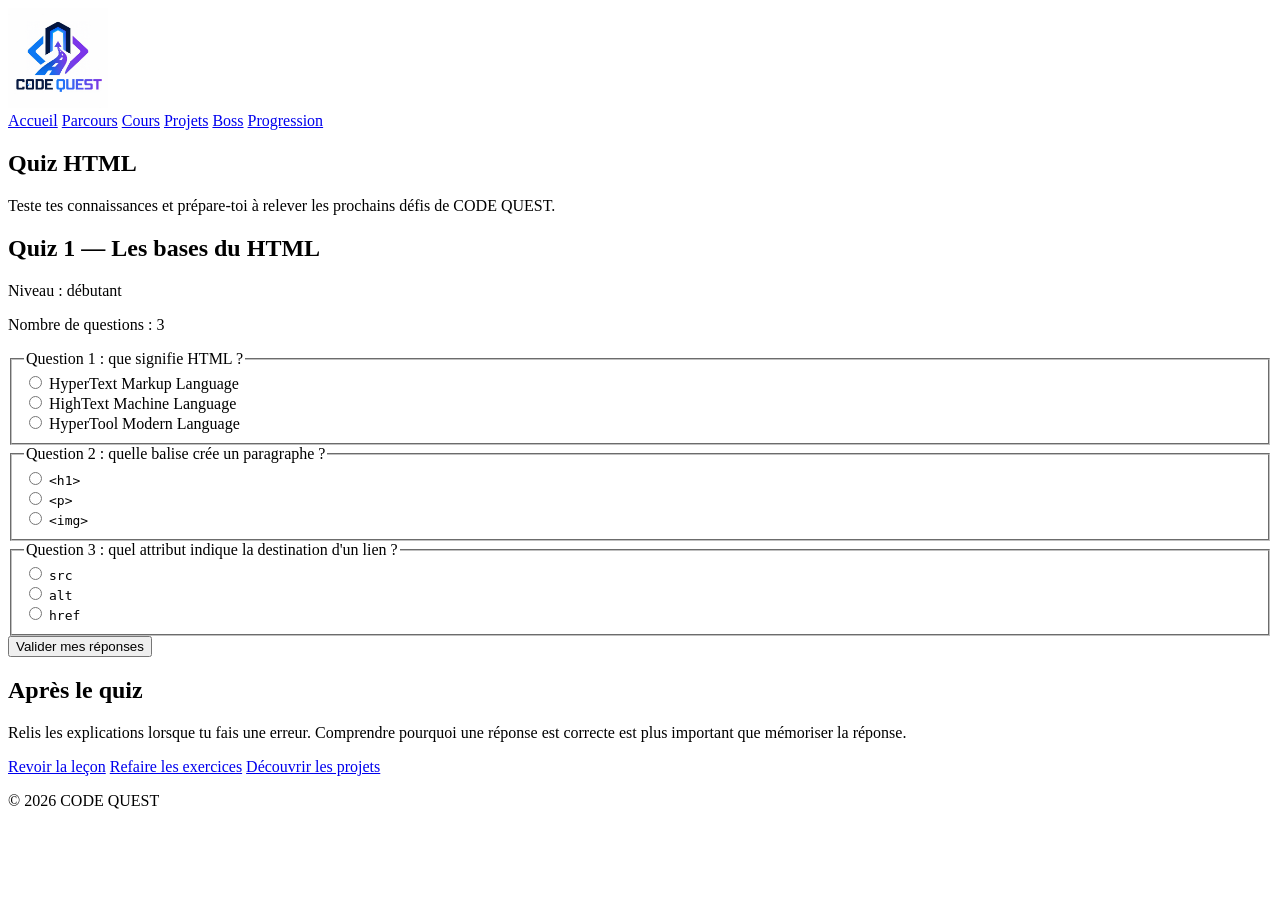
<file: pages/quiz.html>
<!DOCTYPE html>
<html lang="fr">
<head>
    <meta charset="UTF-8">
    <meta name="viewport" content="width=device-width, initial-scale=1.0">
    <title>Quiz HTML | CODE QUEST</title>
</head>
<body>

    <header>
        <div>
            <a href="../index.html">
                <img
                    src="../assets/images/logo-code-quest.png"
                    alt="Logo de CODE QUEST"
                    width="100"
                >
            </a>
        </div>

        <nav aria-label="Navigation principale">
            <a href="../index.html">Accueil</a>
            <a href="parcours.html">Parcours</a>
            <a href="cours.html">Cours</a>
            <a href="projets.html">Projets</a>
            <a href="boss.html">Boss</a>
            <a href="progression.html">Progression</a>
        </nav>
    </header>

    <main>
        <section>
            <h1>Quiz HTML</h1>
            <p>
                Teste tes connaissances et prépare-toi à relever
                les prochains défis de CODE QUEST.
            </p>
        </section>

        <section>
            <h2>Quiz 1 — Les bases du HTML</h2>
            <p>Niveau : débutant</p>
            <p>Nombre de questions : 3</p>

            <form>
                <fieldset>
                    <legend>Question 1 : que signifie HTML ?</legend>

                    <label>
                        <input type="radio" name="question1" value="a">
                        HyperText Markup Language
                    </label>

                    <br>

                    <label>
                        <input type="radio" name="question1" value="b">
                        HighText Machine Language
                    </label>

                    <br>

                    <label>
                        <input type="radio" name="question1" value="c">
                        HyperTool Modern Language
                    </label>
                </fieldset>

                <fieldset>
                    <legend>Question 2 : quelle balise crée un paragraphe ?</legend>

                    <label>
                        <input type="radio" name="question2" value="a">
                        <code>&lt;h1&gt;</code>
                    </label>

                    <br>

                    <label>
                        <input type="radio" name="question2" value="b">
                        <code>&lt;p&gt;</code>
                    </label>

                    <br>

                    <label>
                        <input type="radio" name="question2" value="c">
                        <code>&lt;img&gt;</code>
                    </label>
                </fieldset>

                <fieldset>
                    <legend>Question 3 : quel attribut indique la destination d'un lien ?</legend>

                    <label>
                        <input type="radio" name="question3" value="a">
                        <code>src</code>
                    </label>

                    <br>

                    <label>
                        <input type="radio" name="question3" value="b">
                        <code>alt</code>
                    </label>

                    <br>

                    <label>
                        <input type="radio" name="question3" value="c">
                        <code>href</code>
                    </label>
                </fieldset>

                <button type="submit">Valider mes réponses</button>
            </form>
        </section>

        <section>
            <h2>Après le quiz</h2>
            <p>
                Relis les explications lorsque tu fais une erreur.
                Comprendre pourquoi une réponse est correcte est
                plus important que mémoriser la réponse.
            </p>
        </section>

        <nav aria-label="Navigation pédagogique">
            <a href="lecon.html">Revoir la leçon</a>
            <a href="exercices.html">Refaire les exercices</a>
            <a href="projets.html">Découvrir les projets</a>
        </nav>
    </main>

    <footer>
        <p>&copy; 2026 CODE QUEST</p>
    </footer>

</body>
</html>
</file>
<file: css/style.css>
/* ========================================
   CODE QUEST — IDENTITÉ VISUELLE
   ======================================== */

:root {
    --couleur-fond: #111827;
    --couleur-surface: #1f2937;
    --couleur-surface-secondaire: #172131;

    --couleur-principale: #3b82f6;
    --couleur-principale-hover: #2563eb;

    --couleur-texte: #f9fafb;
    --couleur-texte-secondaire: #9ca3af;

    --couleur-bordure: #374151;

    --largeur-contenu: 1100px;
    --rayon: 6px;

    --transition: 0.2s ease;
}

/* ========================================
   RÉINITIALISATION
   ======================================== */

* {
    margin: 0;
    padding: 0;
    box-sizing: border-box;
}

html {
    scroll-behavior: smooth;
}

body {
    font-family: Arial, Helvetica, sans-serif;
    background-color: var(--couleur-fond);
    color: var(--couleur-texte);
    line-height: 1.7;
}

img {
    max-width: 100%;
    height: auto;
    display: block;
}

a {
    color: inherit;
    text-decoration: none;
}

button,
input,
textarea,
select {
    font: inherit;
}

/* ========================================
   CONTENEUR
   ======================================== */

.container {
    width: 90%;
    max-width: var(--largeur-contenu);
    margin: 0 auto;
}

/* ========================================
   HEADER
   ======================================== */

.site-header {
    min-height: 80px;
    padding: 15px 5%;

    display: flex;
    justify-content: space-between;
    align-items: center;
    gap: 30px;

    background-color: var(--couleur-fond);
    border-bottom: 1px solid var(--couleur-bordure);
}

.logo img {
    width: 100px;
}

.navigation {
    display: flex;
    align-items: center;
    flex-wrap: wrap;
    gap: 28px;
}

.navigation a {
    color: var(--couleur-texte-secondaire);
    font-size: 0.95rem;
    transition: var(--transition);
}

.navigation a:hover,
.navigation a[aria-current="page"] {
    color: var(--couleur-texte);
}

/* ========================================
   HERO
   ======================================== */

.hero {
    padding: 110px 8%;
    border-bottom: 1px solid var(--couleur-bordure);
}

.hero-content {
    max-width: var(--largeur-contenu);
    margin: 0 auto;
}

.eyebrow {
    color: var(--couleur-principale);
    font-size: 0.78rem;
    font-weight: bold;
    letter-spacing: 1.5px;
    margin-bottom: 18px;
}

.hero h1 {
    font-size: clamp(2.3rem, 5vw, 4rem);
    line-height: 1.15;
    margin-bottom: 25px;
    letter-spacing: -1.5px;
}

.hero h1 span {
    color: var(--couleur-principale);
}

.hero-description {
    max-width: 620px;
    color: var(--couleur-texte-secondaire);
    font-size: 1.1rem;
    margin-bottom: 30px;
}

/* ========================================
   BOUTONS
   ======================================== */

.btn {
    display: inline-block;
    padding: 11px 22px;

    background-color: var(--couleur-principale);
    color: white;

    border: 1px solid var(--couleur-principale);
    border-radius: var(--rayon);

    font-weight: bold;
    transition: var(--transition);
}

.btn:hover {
    background-color: var(--couleur-principale-hover);
    border-color: var(--couleur-principale-hover);
}

.btn-secondary {
    background-color: transparent;
    border-color: var(--couleur-bordure);
    color: var(--couleur-texte);
}

.btn-secondary:hover {
    background-color: var(--couleur-surface);
    border-color: var(--couleur-texte-secondaire);
}

/* ========================================
   SECTIONS
   ======================================== */

.section {
    max-width: var(--largeur-contenu);
    width: 90%;
    margin: 0 auto;
    padding: 75px 0;
}

.section-alt {
    max-width: none;
    width: 100%;
    padding-left: max(5%, calc((100% - var(--largeur-contenu)) / 2));
    padding-right: max(5%, calc((100% - var(--largeur-contenu)) / 2));

    background-color: var(--couleur-surface-secondaire);
    border-top: 1px solid var(--couleur-bordure);
    border-bottom: 1px solid var(--couleur-bordure);
}

.section-heading {
    margin-bottom: 22px;
}

.section-heading h2 {
    font-size: 2rem;
    letter-spacing: -0.5px;
}

.section-description {
    max-width: 780px;
    color: var(--couleur-texte-secondaire);
    margin-bottom: 25px;
}

/* ========================================
   LISTE DES AVANTAGES
   ======================================== */

.benefits-list {
    list-style: none;

    display: grid;
    grid-template-columns: repeat(3, minmax(0, 1fr));
    gap: 18px;

    margin-top: 30px;
}

.benefit-item {
    display: flex;
    align-items: flex-start;
    gap: 16px;

    padding: 22px;

    background-color: var(--couleur-surface);
    border: 1px solid var(--couleur-bordure);
    border-radius: var(--rayon);

    transition: var(--transition);
}

.benefit-item:hover {
    border-color: var(--couleur-principale);
}

.benefit-number {
    color: var(--couleur-principale);
    font-size: 0.85rem;
    font-weight: bold;
}

.benefit-item h3 {
    font-size: 1rem;
    margin-bottom: 6px;
}

.benefit-item p {
    color: var(--couleur-texte-secondaire);
    font-size: 0.9rem;
}

/* ========================================
   LISTE DES ÉTAPES
   ======================================== */

.steps-list {
    list-style: none;

    display: grid;
    grid-template-columns: repeat(5, minmax(0, 1fr));
    gap: 12px;

    margin-top: 35px;
}

.step-item {
    display: flex;
    flex-direction: column;
    align-items: flex-start;
    gap: 18px;

    min-height: 125px;
    padding: 20px;

    background-color: var(--couleur-surface);
    border: 1px solid var(--couleur-bordure);
    border-radius: var(--rayon);
}

.step-number {
    color: var(--couleur-principale);
    font-size: 0.85rem;
    font-weight: bold;
}

.step-label {
    font-size: 0.95rem;
    font-weight: bold;
}

/* ========================================
   LIENS D'ACTION
   ======================================== */

.action-links {
    display: flex;
    flex-wrap: wrap;
    gap: 12px;
}

/* ========================================
   MISSIONS
   ======================================== */

.missions-container {
    display: grid;
    grid-template-columns: repeat(2, minmax(0, 1fr));
    gap: 20px;
    margin-top: 30px;
}

.mission-card {
    padding: 28px;

    background-color: var(--couleur-surface);
    border: 1px solid var(--couleur-bordure);
    border-radius: var(--rayon);
}

.mission-number {
    color: var(--couleur-principale);
    font-size: 0.78rem;
    font-weight: bold;
    letter-spacing: 1px;
    margin-bottom: 12px;
}

.mission-card h3 {
    font-size: 1.5rem;
    margin-bottom: 12px;
}

.mission-card>p:not(.mission-number) {
    color: var(--couleur-texte-secondaire);
    margin-bottom: 22px;
}

.text-link {
    color: var(--couleur-principale);
    font-weight: bold;
    transition: var(--transition);
}

.text-link:hover {
    color: var(--couleur-texte);
}

/* ========================================
   FOOTER
   ======================================== */

.site-footer {
    padding: 30px 5%;
    text-align: center;

    background-color: var(--couleur-fond);
    border-top: 1px solid var(--couleur-bordure);

    color: var(--couleur-texte-secondaire);
    font-size: 0.9rem;
}

.site-footer p+p {
    margin-top: 5px;
}

/* ========================================
   RESPONSIVE
   ======================================== */

@media screen and (max-width: 900px) {

    .benefits-list {
        grid-template-columns: repeat(2, minmax(0, 1fr));
    }

    .steps-list {
        grid-template-columns: repeat(3, minmax(0, 1fr));
    }

}

@media screen and (max-width: 768px) {

    .site-header {
        flex-direction: column;
        gap: 18px;
    }

    .navigation {
        justify-content: center;
        gap: 15px 22px;
    }

    .hero {
        padding: 75px 6%;
    }

    .hero h1 {
        letter-spacing: -0.5px;
    }

    .section {
        padding-top: 55px;
        padding-bottom: 55px;
    }

    .section-alt {
        padding-left: 5%;
        padding-right: 5%;
    }

    .missions-container {
        grid-template-columns: 1fr;
    }

}

@media screen and (max-width: 600px) {

    .benefits-list {
        grid-template-columns: 1fr;
    }

    .steps-list {
        grid-template-columns: repeat(2, minmax(0, 1fr));
    }

}

@media screen and (max-width: 480px) {

    .navigation {
        gap: 12px 16px;
    }

    .navigation a {
        font-size: 0.88rem;
    }

    .hero h1 {
        font-size: 2.2rem;
    }

    .section-heading h2 {
        font-size: 1.7rem;
    }

    .action-links {
        flex-direction: column;
        align-items: flex-start;
    }

}
</file>
